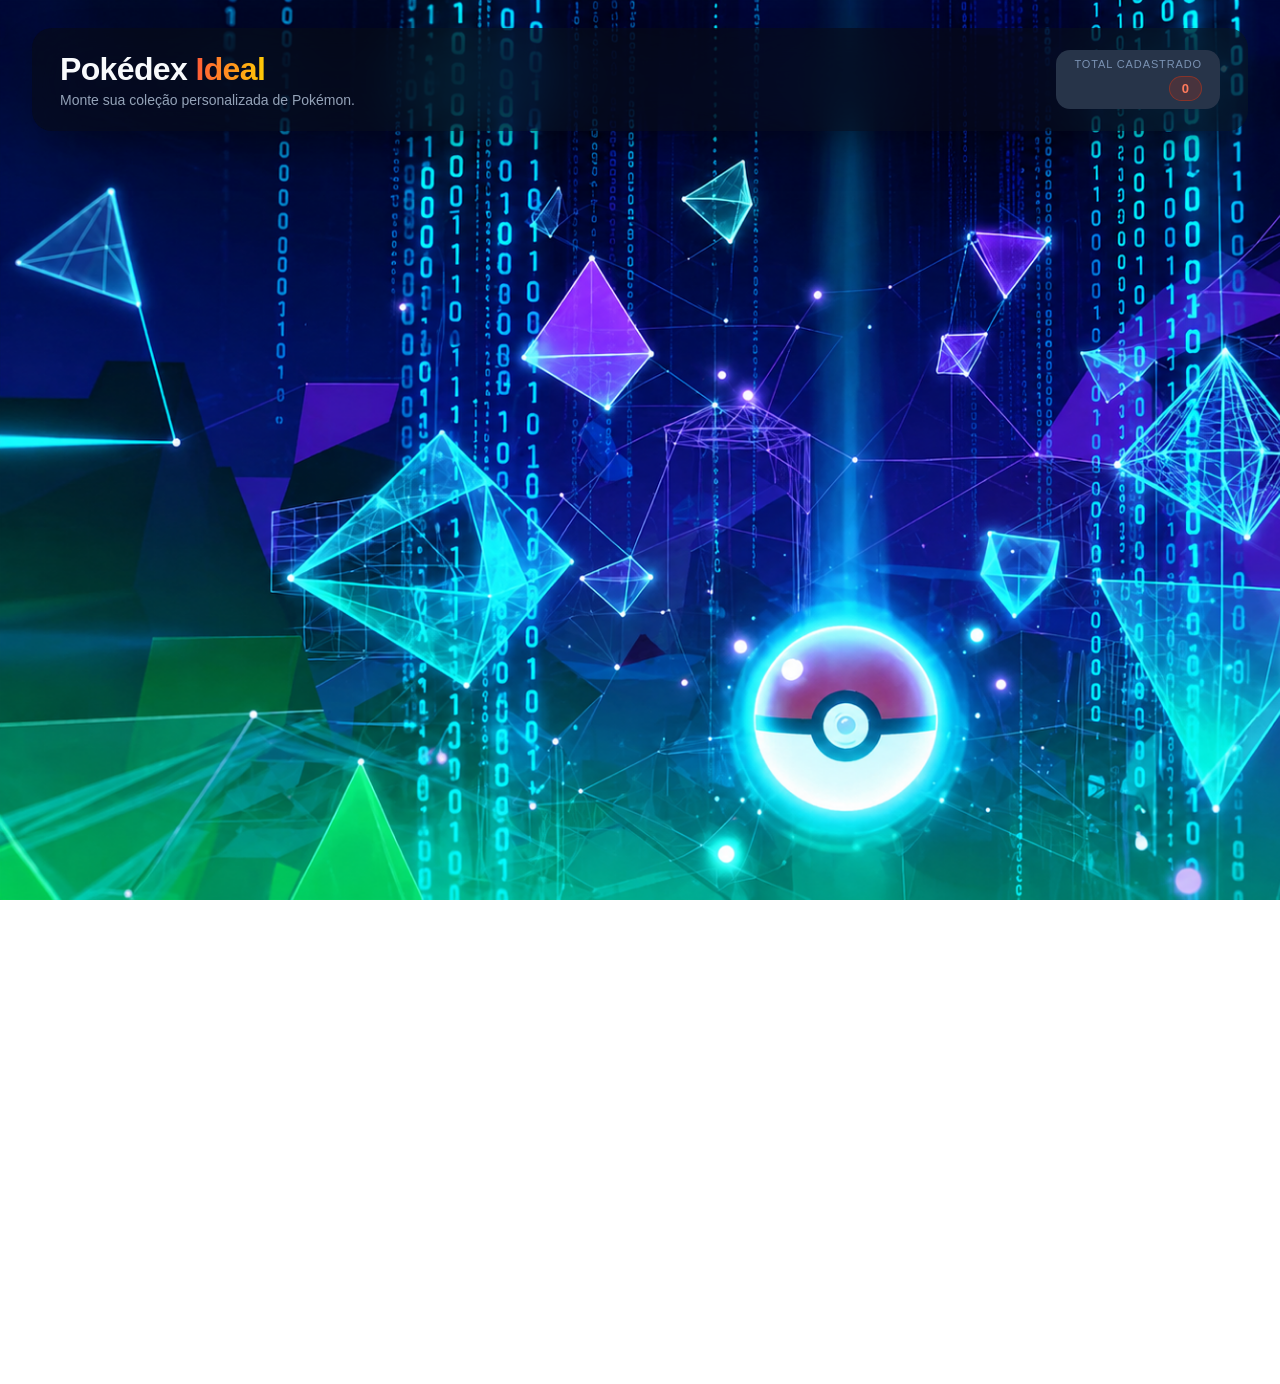
<file: front/public/index.html>
<!DOCTYPE html>
<html lang="pt-BR">
<head>
<meta charset="UTF-8">
<meta name="viewport" content="width=device-width, initial-scale=1.0">
<title>Pokédex Ideal — Cadastro de Pokémon</title>

<link rel="preconnect" href="https://fonts.googleapis.com">
<link rel="preconnect" href="https://fonts.gstatic.com" crossorigin>
<link href="https://fonts.googleapis.com/css2?family=Poppins:wght@400;500;600;700;800;900&family=Inter:wght@400;500;600;700&display=swap" rel="stylesheet">
<link rel="stylesheet" href="https://cdnjs.cloudflare.com/ajax/libs/font-awesome/6.5.1/css/all.min.css">

<link rel="stylesheet" href="styles/style.css">
</head>
<body onload="iniciar()">

<!-- ===================== BACKGROUND DECORATIVO ===================== -->
<!-- <div class="bg-decor" aria-hidden="true">
  <div class="bg-grid"></div>
  <div class="bg-glow bg-glow--red"></div>
  <div class="bg-glow bg-glow--blue"></div>
  <div class="bg-glow bg-glow--yellow"></div>
  <div class="bg-hex bg-hex--1"></div>
  <div class="bg-hex bg-hex--2"></div>
  <div class="bg-hex bg-hex--3"></div>
  <div class="bg-pokeball bg-pokeball--1"></div>
  <div class="bg-pokeball bg-pokeball--2"></div>
  <div class="bg-pokeball bg-pokeball--3"></div>
  <div class="bg-line bg-line--1"></div>
  <div class="bg-line bg-line--2"></div>
  <span class="bg-dot bg-dot--1"></span>
  <span class="bg-dot bg-dot--2"></span>
  <span class="bg-dot bg-dot--3"></span>
  <span class="bg-dot bg-dot--4"></span>
  <span class="bg-dot bg-dot--5"></span>
</div> -->

<div class="app-shell">

  <!-- ===================== HEADER ===================== -->
  <header class="site-header" id="topo">
    <div class="site-header__left">
      <div class="site-header__titles">
        <h1 class="site-header__title">Pokédex <span>Ideal</span></h1>
        <p class="site-header__subtitle">Monte sua coleção personalizada de Pokémon.</p>
      </div>
    </div>

    <div class="site-header__right">
      <div class="header-panel">
        <span class="header-panel__label">Total cadastrado</span>
        <span class="header-panel__badge" id="contador-pokemon">0</span>
      </div>
    </div>
  </header>

  <!-- ===================== CONTEÚDO PRINCIPAL ===================== -->
  <main class="main-content">

    <section class="panel panel--cadastro" aria-labelledby="titulo-cadastro">
      <div class="panel__grid">

        <!-- ---------- COLUNA FORMULÁRIO ---------- -->
        <div class="form-column">
          <div class="section-heading">
            <span class="section-heading__eyebrow"><i class="fa-solid fa-pen-to-square"></i> Novo registro</span>
            <h2 id="titulo-cadastro">Cadastrar Pokémon</h2>
            <p>Preencha os dados abaixo para adicionar um novo Pokémon à sua coleção.</p>
          </div>

          <form class="pokemon-form" id="form-cadastro-pokemon" novalidate>

            <!-- NOME -->
            <div class="form-field">
              <label for="nome" class="form-field__label">
                <i class="fa-solid fa-signature"></i> Nome
              </label>
              <input type="text" id="nomePokemon" name="nome" class="form-field__input" placeholder="Pikachu" autocomplete="off" oninput="preVisualizacao()">
              <span class="form-field__hint">Nome do Pokémon.</span>
            </div>

            <!-- TIPO 1 e TIPO 2 -->
            <div class="form-field-row">
              <div class="form-field">
                <label for="tipo1" class="form-field__label">
                  <i class="fa-solid fa-bolt"></i> Tipo Primário
                </label>
                <div class="select-wrap">
                  <select id="tipo1" name="tipo1" class="form-field__select" oninput="preVisualizacao()">
                    <option value="" disabled selected>Selecione um tipo</option>
                  </select>
                  <span class="select-wrap__dot" style="--dot-color:#FFCB05"></span>
                  <i class="fa-solid fa-chevron-down select-wrap__chevron"></i>
                </div>
                <span class="form-field__hint">Tipo elemental principal.</span>
              </div>

              <div class="form-field">
                <label for="tipo2" class="form-field__label">
                  <i class="fa-solid fa-bolt-lightning"></i> Tipo Secundário
                </label>
                <div class="select-wrap">
                  <select id="tipo2" name="tipo2" class="form-field__select" oninput="preVisualizacao()">
                    <option value="null" data-dot="#4B5563" selected>Nenhum</option>
                  </select>
                  <span class="select-wrap__dot" style="--dot-color:#FFCB05"></span>
                  <i class="fa-solid fa-chevron-down select-wrap__chevron"></i>
                </div>
                <span class="form-field__hint">Tipo elemental adicional (opcional).</span>
              </div>
            </div>

            <!-- COR PREDOMINANTE -->
            <div class="form-field">
              <label for="corPredominante" class="form-field__label">
                <i class="fa-solid fa-palette"></i> Cor Predominante
              </label>
              <div class="select-wrap">
                <select id="corPredominante" name="corPredominante" class="form-field__select" oninput="preVisualizacao()">
                  <option value="" disabled selected>Selecione uma cor</option>
                  <option value="VERMELHO" data-dot="#E3350D">🔴Vermelho</option>
                  <option value="AZUL" data-dot="#3B4CCA">🔵Azul</option>
                  <option value="VERDE" data-dot="#4CAF50">🟢Verde</option>
                  <option value="AMARELO" data-dot="#FFCB05">🟡Amarelo</option>
                  <option value="ROXO" data-dot="#8E44AD">🟣Roxo</option>
                  <option value="ROSA" data-dot="#EE99AC">🩷Rosa</option>
                  <option value="PRETO" data-dot="#1F2937">⚫Preto</option>
                  <option value="BRANCO" data-dot="#F9FAFB">⚪Branco</option>
                  <option value="MARROM" data-dot="#8B5E3C">🟤Marrom</option>
                  <option value="CINZA" data-dot="#9CA3AF">🩶Cinza</option>
                  <option value="LARANJA" data-dot="#F08030">🟠Laranja</option>
                </select>
                <span class="select-wrap__dot" style="--dot-color:#FFCB05"></span>
                <i class="fa-solid fa-chevron-down select-wrap__chevron"></i>
              </div>
              <span class="form-field__hint">Cor mais marcante do Pokémon.</span>
            </div>

            <!-- HABITAT -->
            <div class="form-field">
              <label for="habitat" class="form-field__label">
                <i class="fa-solid fa-mountain-sun"></i> Habitat
              </label>
              <div class="select-wrap">
                <select id="habitat" name="habitat" class="form-field__select" oninput="preVisualizacao()">
                  <option value="" disabled selected>Selecione um habitat</option>
                  <option value="🌲 Floresta">🌲 Floresta</option>
                  <option value="⛰️ Montanha">⛰️ Montanha</option>
                  <option value="🌊 Oceano">🌊 Oceano</option>
                  <option value="🏖️ Praia">🏖️ Praia</option>
                  <option value="🕳️ Caverna">🕳️ Caverna</option>
                  <option value="🌾 Campo">🌾 Campo</option>
                  <option value="🏙️ Cidade">🏙️ Cidade</option>
                  <option value="🌋 Vulcão">🌋 Vulcão</option>
                  <option value="🌌 Espaço">🌌 Espaço</option>
                  <option value="✨ Habitat Raro">✨ Habitat Raro</option>
                </select>
                <i class="fa-solid fa-chevron-down select-wrap__chevron"></i>
              </div>
              <span class="form-field__hint">Onde este Pokémon costuma ser encontrado.</span>
            </div>

            <!-- FASE DE EVOLUÇÃO -->
            <div class="form-field">
              <label for="faseEvolucao" class="form-field__label">
                <i class="fa-solid fa-dna"></i> Fase de Evolução
              </label>
              <div class="evolution-choice" role="radiogroup" aria-labelledby="faseEvolucao" oninput="preVisualizacao()">
                <input type="radio" id="fase-1" name="faseEvolucao" value="Básico" class="evolution-choice__input" checked>
                <label for="fase-1" class="evolution-choice__pill">
                  <span class="evolution-choice__dot"></span>
                  Básico
                </label>

                <input type="radio" id="fase-2" name="faseEvolucao" value="Estágio 1" class="evolution-choice__input">
                <label for="fase-2" class="evolution-choice__pill">
                  <span class="evolution-choice__dot"></span>
                  Estágio 1
                </label>

                <input type="radio" id="fase-3" name="faseEvolucao" value="Estágio 2" class="evolution-choice__input">
                <label for="fase-3" class="evolution-choice__pill">
                  <span class="evolution-choice__dot"></span>
                  Estágio 2
                </label>
              </div>
              <span class="form-field__hint">Estágio evolutivo atual do Pokémon.</span>
            </div>

            <!-- GERAÇÃO -->
            <div class="form-field">
              <label for="geracao" class="form-field__label">
                <i class="fa-solid fa-earth-americas"></i> Geração
              </label>
              <div class="select-wrap">
                <select id="geracao" name="geracao" class="form-field__select" oninput="preVisualizacao()">
                  <option value="" disabled selected>Selecione a geração</option>
                  <option value="1ª - Kanto" data-dot="#F08030">1ª - Kanto</option>
                  <option value="2ª - Johto" data-dot="#F8D030">2ª - Johto</option>
                  <option value="3ª - Hoenn" data-dot="#78C850">3ª - Hoenn</option>
                  <option value="4ª - Sinnoh" data-dot="#6890F0">4ª - Sinnoh</option>
                  <option value="5ª - Unova" data-dot="#98D8D8">5ª - Unova</option>
                  <option value="6ª - Kalos" data-dot="#EE99AC">6ª - Kalos</option>
                  <option value="7ª - Alola" data-dot="#F85888">7ª - Alola</option>
                  <option value="8ª - Galar" data-dot="#7038F8">8ª - Galar</option>
                  <option value="9ª - Paldea" data-dot="#A040A0">9ª - Paldea</option>
                </select>
                <span class="select-wrap__dot" style="--dot-color:#FFCB05"></span>
                <i class="fa-solid fa-chevron-down select-wrap__chevron"></i>
              </div>
              <span class="form-field__hint">Jogo/região em que o Pokémon foi introduzido.</span>
            </div>

            <!-- BOTÕES -->
            <div class="form-actions">
              <button class="btn btn--primary" onclick="cadastrar()">
                <i class="fa-solid fa-plus"></i>
                Cadastrar Pokémon
              </button>
              <button type="reset" class="btn btn--secondary">
                <i class="fa-solid fa-eraser"></i>
                Limpar Campos
              </button>
            </div>
          </form>
        </div>

        <!-- ---------- COLUNA PRÉVIA ---------- -->
        <div class="preview-column">
          <div class="section-heading section-heading--center">
            <span class="section-heading__eyebrow"><i class="fa-solid fa-eye"></i> Pré-visualização</span>
            <h2>Card da Pokédex</h2>
          </div>

          <article class="poke-card poke-card--preview" id="preview-card">
            <header class="poke-card__header">
              <div class="poke-card__pokeball" aria-hidden="true"></div>
              <span class="poke-card__number">#001</span>
            </header>

            <div class="poke-card__body">
              <h3 class="poke-card__name" id="preview-nome">Nome do Pokémon</h3>

              <div class="poke-card__badges">
                <span class="type-badge" id="preview-tipo1" data-type="">Tipo Primário</span>
                <span class="type-badge type-badge--muted" id="preview-tipo2" data-type="">Tipo Secundário</span>
              </div>

              <dl class="poke-card__meta">
                <div class="poke-card__meta-item">
                  <dt><i class="fa-solid fa-mountain-sun"></i> Habitat</dt>
                  <dd id="preview-habitat">—</dd>
                </div>
                <div class="poke-card__meta-item">
                  <dt><i class="fa-solid fa-dna"></i> Evolução</dt>
                  <dd id="preview-evolucao">—</dd>
                </div>
                <div class="poke-card__meta-item">
                  <dt><i class="fa-solid fa-earth-americas"></i> Geração</dt>
                  <dd id="preview-geracao">—</dd>
                </div>
              </dl>

              <div class="poke-card__color-strip" id="preview-cor">
                <span>Cor predominante</span>
              </div>
            </div>
          </article>
        </div>
      </div>
    </section>

    <!-- ===================== MINHA POKÉDEX ===================== -->
    <section class="panel panel--minha-pokedex" aria-labelledby="titulo-minha-pokedex">
      <div class="section-heading">
        <span class="section-heading__eyebrow"><i class="fa-solid fa-layer-group"></i> Coleção</span>
        <h2 id="titulo-minha-pokedex">Minha Pokédex</h2>
      </div>

      <div id="painel_cards" class="poke-grid">
      </div>
    </section>
  </main>
</div>

</body>
</html>

<script src="js/js.js"></script>
</file>
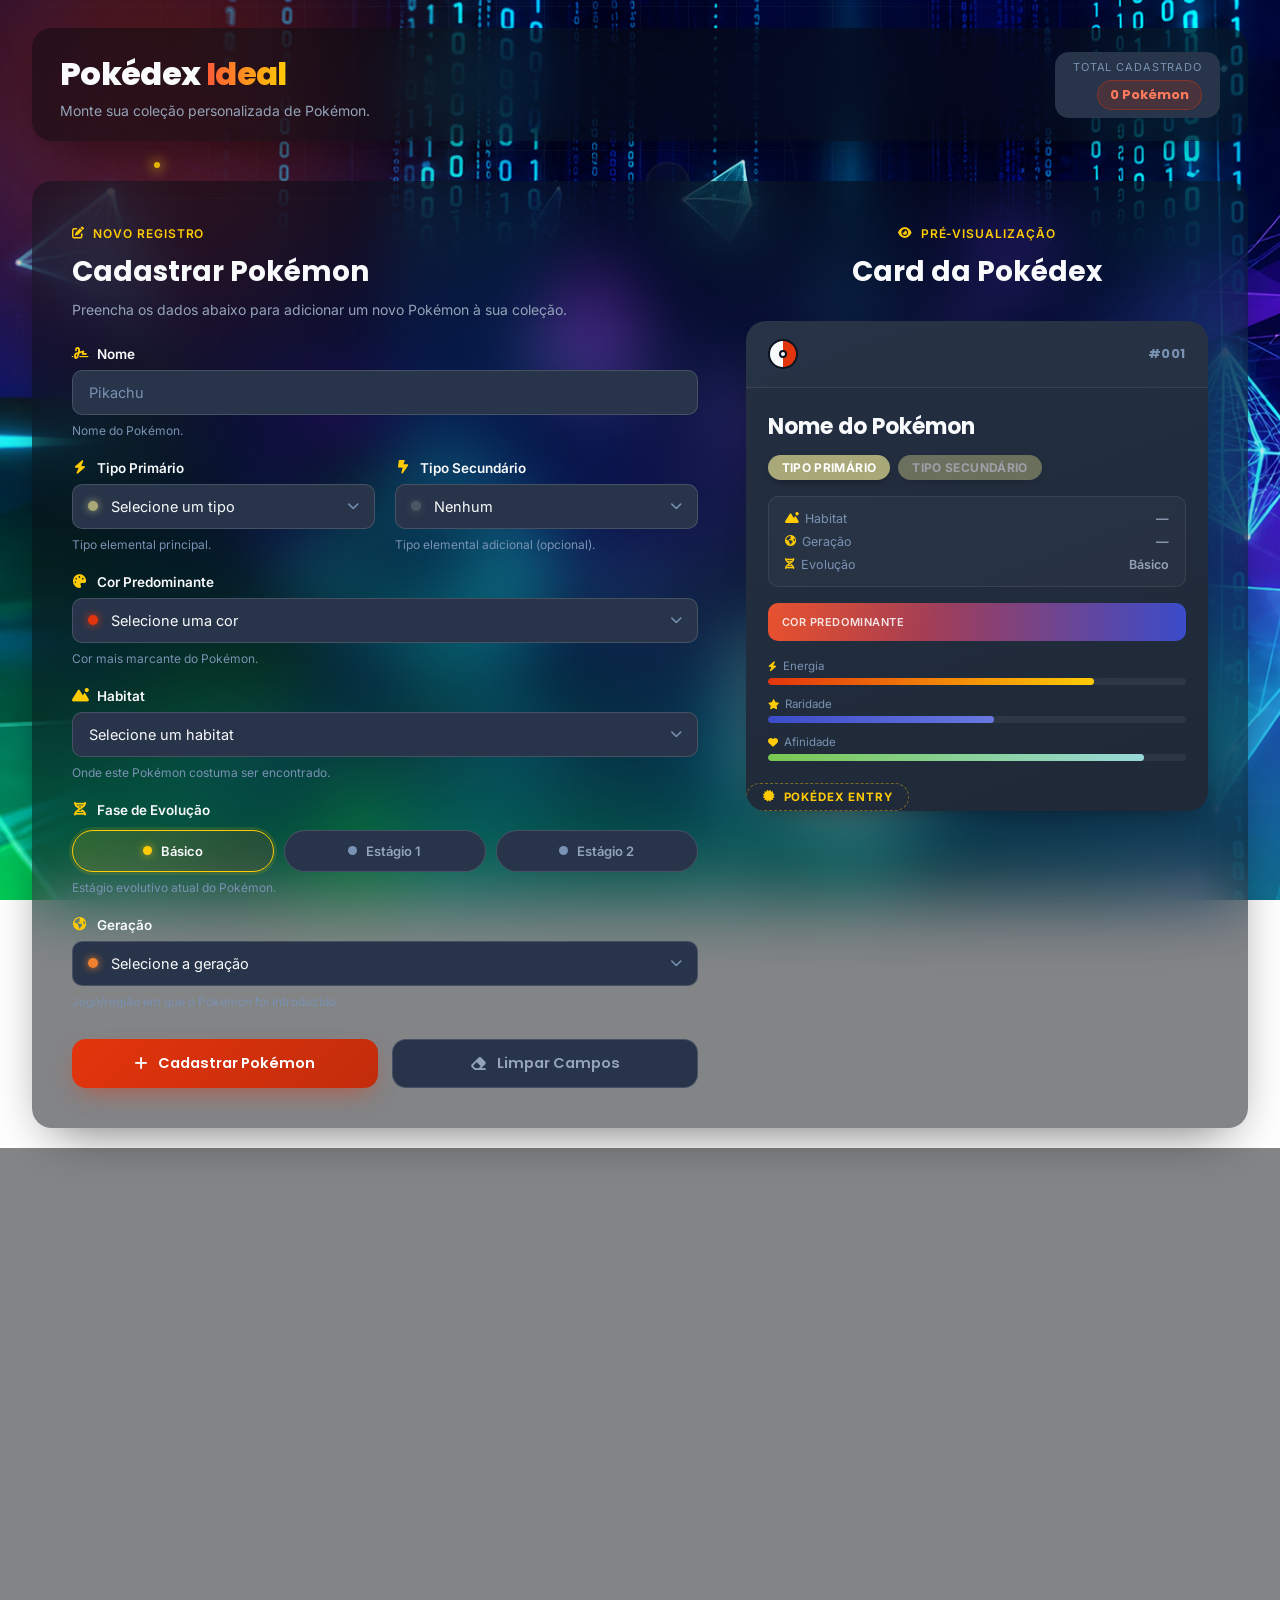
<file: front/src/index.html>
<!DOCTYPE html>
<html lang="pt-BR">
<head>
<meta charset="UTF-8">
<meta name="viewport" content="width=device-width, initial-scale=1.0">
<title>Pokédex Ideal — Cadastro de Pokémon</title>

<link rel="preconnect" href="https://fonts.googleapis.com">
<link rel="preconnect" href="https://fonts.gstatic.com" crossorigin>
<link href="https://fonts.googleapis.com/css2?family=Poppins:wght@400;500;600;700;800;900&family=Inter:wght@400;500;600;700&display=swap" rel="stylesheet">
<link rel="stylesheet" href="https://cdnjs.cloudflare.com/ajax/libs/font-awesome/6.5.1/css/all.min.css">

<link rel="stylesheet" href="styles/style.css">
</head>
<body>

<!-- ===================== BACKGROUND DECORATIVO ===================== -->
<div class="bg-decor" aria-hidden="true">
  <div class="bg-grid"></div>
  <div class="bg-glow bg-glow--red"></div>
  <div class="bg-glow bg-glow--blue"></div>
  <div class="bg-glow bg-glow--yellow"></div>
  <div class="bg-hex bg-hex--1"></div>
  <div class="bg-hex bg-hex--2"></div>
  <div class="bg-hex bg-hex--3"></div>
  <div class="bg-pokeball bg-pokeball--1"></div>
  <div class="bg-pokeball bg-pokeball--2"></div>
  <div class="bg-pokeball bg-pokeball--3"></div>
  <div class="bg-line bg-line--1"></div>
  <div class="bg-line bg-line--2"></div>
  <span class="bg-dot bg-dot--1"></span>
  <span class="bg-dot bg-dot--2"></span>
  <span class="bg-dot bg-dot--3"></span>
  <span class="bg-dot bg-dot--4"></span>
  <span class="bg-dot bg-dot--5"></span>
</div>

<div class="app-shell">

  <!-- ===================== HEADER ===================== -->
  <header class="site-header" id="topo">
    <div class="site-header__left">
      <div class="site-header__titles">
        <h1 class="site-header__title">Pokédex <span>Ideal</span></h1>
        <p class="site-header__subtitle">Monte sua coleção personalizada de Pokémon.</p>
      </div>
    </div>

    <div class="site-header__right">
      <div class="header-panel">
        <span class="header-panel__label">Total cadastrado</span>
        <span class="header-panel__badge" id="contador-pokemon">0 Pokémon</span>
      </div>
    </div>
  </header>

  <!-- ===================== CONTEÚDO PRINCIPAL ===================== -->
  <main class="main-content">

    <section class="panel panel--cadastro" aria-labelledby="titulo-cadastro">
      <div class="panel__grid">

        <!-- ---------- COLUNA FORMULÁRIO ---------- -->
        <div class="form-column">
          <div class="section-heading">
            <span class="section-heading__eyebrow"><i class="fa-solid fa-pen-to-square"></i> Novo registro</span>
            <h2 id="titulo-cadastro">Cadastrar Pokémon</h2>
            <p>Preencha os dados abaixo para adicionar um novo Pokémon à sua coleção.</p>
          </div>

          <form class="pokemon-form" id="form-cadastro-pokemon" novalidate>

            <!-- NOME -->
            <div class="form-field">
              <label for="nome" class="form-field__label">
                <i class="fa-solid fa-signature"></i> Nome
              </label>
              <input type="text" id="nome" name="nome" class="form-field__input" placeholder="Pikachu" autocomplete="off">
              <span class="form-field__hint">Nome do Pokémon.</span>
            </div>

            <!-- TIPO 1 e TIPO 2 -->
            <div class="form-field-row">
              <div class="form-field">
                <label for="tipo1" class="form-field__label">
                  <i class="fa-solid fa-bolt"></i> Tipo Primário
                </label>
                <div class="select-wrap">
                  <select id="tipo1" name="tipo1" class="form-field__select">
                    <option value="" disabled selected>Selecione um tipo</option>
                    <option value="NORMAL" data-dot="#A8A878">Normal</option>
                    <option value="FOGO" data-dot="#F08030">Fogo</option>
                    <option value="AGUA" data-dot="#6890F0">Água</option>
                    <option value="PLANTA" data-dot="#78C850">Planta</option>
                    <option value="ELETRICO" data-dot="#F8D030">Elétrico</option>
                    <option value="GELO" data-dot="#98D8D8">Gelo</option>
                    <option value="LUTA" data-dot="#C03028">Luta</option>
                    <option value="VENENO" data-dot="#A040A0">Veneno</option>
                    <option value="TERRESTRE" data-dot="#E0C068">Terrestre</option>
                    <option value="VOADOR" data-dot="#A890F0">Voador</option>
                    <option value="PSIQUICO" data-dot="#F85888">Psíquico</option>
                    <option value="INSETO" data-dot="#A8B820">Inseto</option>
                    <option value="PEDRA" data-dot="#B8A038">Pedra</option>
                    <option value="FANTASMA" data-dot="#705898">Fantasma</option>
                    <option value="DRAGAO" data-dot="#7038F8">Dragão</option>
                    <option value="SOMBRIO" data-dot="#705848">Sombrio</option>
                    <option value="METAL" data-dot="#B8B8D0">Metal</option>
                    <option value="FADA" data-dot="#EE99AC">Fada</option>
                  </select>
                  <span class="select-wrap__dot" style="--dot-color:#A8A878"></span>
                  <i class="fa-solid fa-chevron-down select-wrap__chevron"></i>
                </div>
                <span class="form-field__hint">Tipo elemental principal.</span>
              </div>

              <div class="form-field">
                <label for="tipo2" class="form-field__label">
                  <i class="fa-solid fa-bolt-lightning"></i> Tipo Secundário
                </label>
                <div class="select-wrap">
                  <select id="tipo2" name="tipo2" class="form-field__select">
                    <option value="NENHUM" data-dot="#4B5563" selected>Nenhum</option>
                    <option value="NORMAL" data-dot="#A8A878">Normal</option>
                    <option value="FOGO" data-dot="#F08030">Fogo</option>
                    <option value="AGUA" data-dot="#6890F0">Água</option>
                    <option value="PLANTA" data-dot="#78C850">Planta</option>
                    <option value="ELETRICO" data-dot="#F8D030">Elétrico</option>
                    <option value="GELO" data-dot="#98D8D8">Gelo</option>
                    <option value="LUTA" data-dot="#C03028">Luta</option>
                    <option value="VENENO" data-dot="#A040A0">Veneno</option>
                    <option value="TERRESTRE" data-dot="#E0C068">Terrestre</option>
                    <option value="VOADOR" data-dot="#A890F0">Voador</option>
                    <option value="PSIQUICO" data-dot="#F85888">Psíquico</option>
                    <option value="INSETO" data-dot="#A8B820">Inseto</option>
                    <option value="PEDRA" data-dot="#B8A038">Pedra</option>
                    <option value="FANTASMA" data-dot="#705898">Fantasma</option>
                    <option value="DRAGAO" data-dot="#7038F8">Dragão</option>
                    <option value="SOMBRIO" data-dot="#705848">Sombrio</option>
                    <option value="METAL" data-dot="#B8B8D0">Metal</option>
                    <option value="FADA" data-dot="#EE99AC">Fada</option>
                  </select>
                  <span class="select-wrap__dot" style="--dot-color:#4B5563"></span>
                  <i class="fa-solid fa-chevron-down select-wrap__chevron"></i>
                </div>
                <span class="form-field__hint">Tipo elemental adicional (opcional).</span>
              </div>
            </div>

            <!-- COR PREDOMINANTE -->
            <div class="form-field">
              <label for="corPredominante" class="form-field__label">
                <i class="fa-solid fa-palette"></i> Cor Predominante
              </label>
              <div class="select-wrap">
                <select id="corPredominante" name="corPredominante" class="form-field__select">
                  <option value="" disabled selected>Selecione uma cor</option>
                  <option value="VERMELHO" data-dot="#E3350D">Vermelho</option>
                  <option value="AZUL" data-dot="#3B4CCA">Azul</option>
                  <option value="VERDE" data-dot="#4CAF50">Verde</option>
                  <option value="AMARELO" data-dot="#FFCB05">Amarelo</option>
                  <option value="ROXO" data-dot="#8E44AD">Roxo</option>
                  <option value="ROSA" data-dot="#EE99AC">Rosa</option>
                  <option value="PRETO" data-dot="#1F2937">Preto</option>
                  <option value="BRANCO" data-dot="#F9FAFB">Branco</option>
                  <option value="MARROM" data-dot="#8B5E3C">Marrom</option>
                  <option value="CINZA" data-dot="#9CA3AF">Cinza</option>
                  <option value="LARANJA" data-dot="#F08030">Laranja</option>
                </select>
                <span class="select-wrap__dot" style="--dot-color:#E3350D"></span>
                <i class="fa-solid fa-chevron-down select-wrap__chevron"></i>
              </div>
              <span class="form-field__hint">Cor mais marcante do Pokémon.</span>
            </div>

            <!-- HABITAT -->
            <div class="form-field">
              <label for="habitat" class="form-field__label">
                <i class="fa-solid fa-mountain-sun"></i> Habitat
              </label>
              <div class="select-wrap">
                <select id="habitat" name="habitat" class="form-field__select">
                  <option value="" disabled selected>Selecione um habitat</option>
                  <option value="FLORESTA">🌲 Floresta</option>
                  <option value="MONTANHA">⛰️ Montanha</option>
                  <option value="OCEANO">🌊 Oceano</option>
                  <option value="PRAIA">🏖️ Praia</option>
                  <option value="CAVERNA">🕳️ Caverna</option>
                  <option value="CAMPO">🌾 Campo</option>
                  <option value="CIDADE">🏙️ Cidade</option>
                  <option value="VULCAO">🌋 Vulcão</option>
                  <option value="ESPACO">🌌 Espaço</option>
                  <option value="RARO">✨ Habitat Raro</option>
                </select>
                <i class="fa-solid fa-chevron-down select-wrap__chevron"></i>
              </div>
              <span class="form-field__hint">Onde este Pokémon costuma ser encontrado.</span>
            </div>

            <!-- FASE DE EVOLUÇÃO -->
            <div class="form-field">
              <label for="faseEvolucao" class="form-field__label">
                <i class="fa-solid fa-dna"></i> Fase de Evolução
              </label>
              <div class="evolution-choice" role="radiogroup" aria-labelledby="faseEvolucao">
                <input type="radio" id="fase-1" name="faseEvolucao" value="1" class="evolution-choice__input" checked>
                <label for="fase-1" class="evolution-choice__pill">
                  <span class="evolution-choice__dot"></span>
                  Básico
                </label>

                <input type="radio" id="fase-2" name="faseEvolucao" value="2" class="evolution-choice__input">
                <label for="fase-2" class="evolution-choice__pill">
                  <span class="evolution-choice__dot"></span>
                  Estágio 1
                </label>

                <input type="radio" id="fase-3" name="faseEvolucao" value="3" class="evolution-choice__input">
                <label for="fase-3" class="evolution-choice__pill">
                  <span class="evolution-choice__dot"></span>
                  Estágio 2
                </label>
              </div>
              <span class="form-field__hint">Estágio evolutivo atual do Pokémon.</span>
            </div>

            <!-- GERAÇÃO -->
            <div class="form-field">
              <label for="geracao" class="form-field__label">
                <i class="fa-solid fa-earth-americas"></i> Geração
              </label>
              <div class="select-wrap">
                <select id="geracao" name="geracao" class="form-field__select">
                  <option value="" disabled selected>Selecione a geração</option>
                  <option value="1" data-dot="#F08030">1ª Geração — Kanto</option>
                  <option value="2" data-dot="#F8D030">2ª Geração — Johto</option>
                  <option value="3" data-dot="#78C850">3ª Geração — Hoenn</option>
                  <option value="4" data-dot="#6890F0">4ª Geração — Sinnoh</option>
                  <option value="5" data-dot="#98D8D8">5ª Geração — Unova</option>
                  <option value="6" data-dot="#EE99AC">6ª Geração — Kalos</option>
                  <option value="7" data-dot="#F85888">7ª Geração — Alola</option>
                  <option value="8" data-dot="#7038F8">8ª Geração — Galar</option>
                  <option value="9" data-dot="#A040A0">9ª Geração — Paldea</option>
                </select>
                <span class="select-wrap__dot" style="--dot-color:#F08030"></span>
                <i class="fa-solid fa-chevron-down select-wrap__chevron"></i>
              </div>
              <span class="form-field__hint">Jogo/região em que o Pokémon foi introduzido.</span>
            </div>

            <!-- BOTÕES -->
            <div class="form-actions">
              <button type="submit" class="btn btn--primary">
                <i class="fa-solid fa-plus"></i>
                Cadastrar Pokémon
              </button>
              <button type="reset" class="btn btn--secondary">
                <i class="fa-solid fa-eraser"></i>
                Limpar Campos
              </button>
            </div>
          </form>
        </div>

        <!-- ---------- COLUNA PRÉVIA ---------- -->
        <div class="preview-column">
          <div class="section-heading section-heading--center">
            <span class="section-heading__eyebrow"><i class="fa-solid fa-eye"></i> Pré-visualização</span>
            <h2>Card da Pokédex</h2>
          </div>

          <article class="poke-card poke-card--preview" id="preview-card">
            <header class="poke-card__header">
              <div class="poke-card__pokeball" aria-hidden="true"></div>
              <span class="poke-card__number">#001</span>
            </header>

            <div class="poke-card__body">
              <h3 class="poke-card__name" id="preview-nome">Nome do Pokémon</h3>

              <div class="poke-card__badges">
                <span class="type-badge" id="preview-tipo1" data-type="">Tipo Primário</span>
                <span class="type-badge type-badge--muted" id="preview-tipo2" data-type="">Tipo Secundário</span>
              </div>

              <dl class="poke-card__meta">
                <div class="poke-card__meta-item">
                  <dt><i class="fa-solid fa-mountain-sun"></i> Habitat</dt>
                  <dd id="preview-habitat">—</dd>
                </div>
                <div class="poke-card__meta-item">
                  <dt><i class="fa-solid fa-earth-americas"></i> Geração</dt>
                  <dd id="preview-geracao">—</dd>
                </div>
                <div class="poke-card__meta-item">
                  <dt><i class="fa-solid fa-dna"></i> Evolução</dt>
                  <dd id="preview-evolucao">Básico</dd>
                </div>
              </dl>

              <div class="poke-card__color-strip" id="preview-cor">
                <span>Cor predominante</span>
              </div>

              <div class="poke-card__stats">
                <div class="stat-bar">
                  <span class="stat-bar__label"><i class="fa-solid fa-bolt"></i> Energia</span>
                  <div class="stat-bar__track"><div class="stat-bar__fill stat-bar__fill--energy"></div></div>
                </div>
                <div class="stat-bar">
                  <span class="stat-bar__label"><i class="fa-solid fa-star"></i> Raridade</span>
                  <div class="stat-bar__track"><div class="stat-bar__fill stat-bar__fill--rarity"></div></div>
                </div>
                <div class="stat-bar">
                  <span class="stat-bar__label"><i class="fa-solid fa-heart"></i> Afinidade</span>
                  <div class="stat-bar__track"><div class="stat-bar__fill stat-bar__fill--affinity"></div></div>
                </div>
              </div>
            </div>

            <footer class="poke-card__footer">
              <span class="poke-card__seal"><i class="fa-solid fa-certificate"></i> Pokédex Entry</span>
            </footer>
          </article>
        </div>

      </div>
    </section>

    <!-- ===================== MINHA POKÉDEX ===================== -->
    <section class="panel panel--minha-pokedex" aria-labelledby="titulo-minha-pokedex">
      <div class="section-heading">
        <span class="section-heading__eyebrow"><i class="fa-solid fa-layer-group"></i> Coleção</span>
        <h2 id="titulo-minha-pokedex">Minha Pokédex</h2>
      </div>

      <div class="poke-grid">

        <!-- Card 1 - Pikachu -->
        <article class="poke-card">
          <header class="poke-card__header">
            <div class="poke-card__pokeball poke-card__pokeball--sm" aria-hidden="true"></div>
            <span class="poke-card__number">#025</span>
          </header>
          <div class="poke-card__body">
            <h3 class="poke-card__name">Pikachu</h3>
            <div class="poke-card__badges">
              <span class="type-badge" data-type="ELECTRIC">Elétrico</span>
            </div>
            <dl class="poke-card__meta poke-card__meta--compact">
              <div class="poke-card__meta-item"><dt>Habitat</dt><dd>🌲 Floresta</dd></div>
              <div class="poke-card__meta-item"><dt>Geração</dt><dd>1ª - Kanto</dd></div>
              <div class="poke-card__meta-item"><dt>Evolução</dt><dd>Estágio 1</dd></div>
            </dl>
            <div class="poke-card__color-strip poke-card__color-strip--sm" style="--strip-color:#FFCB05;"></div>
          </div>
          <footer class="poke-card__footer poke-card__footer--actions">
            <button type="button" class="btn-mini btn-mini--edit"><i class="fa-solid fa-pen"></i> Editar</button>
            <button type="button" class="btn-mini btn-mini--delete"><i class="fa-solid fa-trash"></i> Excluir</button>
          </footer>
        </article>
      </div>
    </section>
  </main>
</div>

</body>
</html>
</file>
<file: front/public/styles/style.css>
/* =========================================================
   POKÉDEX IDEAL — STYLESHEET
   ========================================================= */

:root{
  /* Cores de marca */
  --red: #E3350D;
  --red-light: #FF5A38;
  --blue: #3B4CCA;
  --blue-light: #6A78E0;
  --yellow: #FFCB05;

  /* Fundo */
  --bg-start: #0F172A;
  --bg-end: #1E293B;
  --card-bg: #1F2937;
  --card-bg-soft: #232f42;
  --field-bg: #273449;
  --field-bg-hover: #2c3b53;
  --border-soft: rgba(255,255,255,0.08);
  --border-soft-strong: rgba(255,255,255,0.14);

  /* Texto */
  --text-primary: #F8FAFC;
  --text-secondary: #94A3B8;
  --text-muted: #7a92b3;

  /* Tipografia */
  --font-display: 'Poppins', sans-serif;
  --font-body: 'Inter', sans-serif;

  /* Layout */
  --radius-lg: 20px;
  --radius-md: 14px;
  --radius-sm: 10px;
  --shadow-soft: 0 20px 50px -20px rgba(0,0,0,0.6);
  --shadow-card: 0 10px 30px -12px rgba(0,0,0,0.5);

  /* Tipos Pokémon */
  --t-normal:#A8A878; --t-fire:#F08030; --t-water:#6890F0; --t-grass:#78C850;
  --t-electric:#F8D030; --t-ice:#98D8D8; --t-fighting:#C03028; --t-poison:#A040A0;
  --t-ground:#E0C068; --t-flying:#A890F0; --t-psychic:#F85888; --t-bug:#A8B820;
  --t-rock:#B8A038; --t-ghost:#705898; --t-dragon:#7038F8; --t-dark:#705848;
  --t-steel:#B8B8D0; --t-fairy:#EE99AC;
}

*, *::before, *::after{
  box-sizing: border-box;
}

html{
  scroll-behavior: smooth;
}

body{
  margin: 0;
  min-height: 100vh;
  font-family: var(--font-body);
  color: var(--text-primary);
  background-image: url("../assets/fundo.png"); #important
  background-repeat: no-repeat;
  background-size: cover;
  background-attachment: fixed;
  position: relative;
  overflow-x: hidden;
}

h1, h2, h3, h4{
  font-family: var(--font-display);
  margin: 0;
}

p{ margin: 0; }

ul{ list-style: none; margin: 0; padding: 0; }

button{ font-family: inherit; cursor: pointer; }

::selection{
  background: var(--red);
  color: #fff;
}

/* Scrollbar personalizada */
::-webkit-scrollbar{ width: 12px; }
::-webkit-scrollbar-track{ background: var(--bg-start); }
::-webkit-scrollbar-thumb{
  background: linear-gradient(180deg, var(--red), var(--blue));
  border-radius: 10px;
  border: 3px solid var(--bg-start);
}
::-webkit-scrollbar-thumb:hover{ background: var(--red-light); }

:focus-visible{
  outline: 2px solid var(--yellow);
  outline-offset: 3px;
  border-radius: 6px;
}

@media (prefers-reduced-motion: reduce){
  *, *::before, *::after{
    animation-duration: 0.01ms !important;
    animation-iteration-count: 1 !important;
    transition-duration: 0.01ms !important;
    scroll-behavior: auto !important;
  }
}

/* =========================================================
   BACKGROUND DECORATIVO
   ========================================================= */
.bg-decor{
  position: fixed;
  inset: 0;
  z-index: 0;
  overflow: hidden;
  pointer-events: none;
}

.bg-grid{
  position: absolute;
  inset: -10%;
  background-image:
    linear-gradient(rgba(255,255,255,0.035) 1px, transparent 1px),
    linear-gradient(90deg, rgba(255,255,255,0.035) 1px, transparent 1px);
  background-size: 48px 48px;
  mask-image: radial-gradient(ellipse at 50% 20%, black 10%, transparent 70%);
}

.bg-glow{
  position: absolute;
  border-radius: 50%;
  filter: blur(90px);
  opacity: 0.35;
  animation: floatGlow 14s ease-in-out infinite;
}
.bg-glow--red{
  width: 480px; height: 480px;
  top: -120px; left: -100px;
  background: var(--red);
}
.bg-glow--blue{
  width: 520px; height: 520px;
  bottom: -160px; right: -140px;
  background: var(--blue);
  animation-delay: -4s;
}
.bg-glow--yellow{
  width: 360px; height: 360px;
  top: 40%; left: 55%;
  background: var(--yellow);
  opacity: 0.14;
  animation-delay: -8s;
}

@keyframes floatGlow{
  0%, 100%{ transform: translate(0,0) scale(1); }
  50%{ transform: translate(30px,-20px) scale(1.08); }
}

.bg-hex{
  position: absolute;
  width: 140px; height: 140px;
  border: 1px solid rgba(255,255,255,0.06);
  clip-path: polygon(25% 0%, 75% 0%, 100% 50%, 75% 100%, 25% 100%, 0% 50%);
  opacity: 0.5;
}
.bg-hex--1{ top: 12%; right: 8%; width: 180px; height: 180px; transform: rotate(12deg); }
.bg-hex--2{ bottom: 18%; left: 6%; width: 120px; height: 120px; transform: rotate(-8deg); }
.bg-hex--3{ top: 55%; right: 22%; width: 90px; height: 90px; transform: rotate(30deg); opacity: 0.3; }

.bg-pokeball{
  position: absolute;
  border-radius: 50%;
  border: 3px solid rgba(255,255,255,0.05);
  opacity: 0.5;
}
.bg-pokeball::before{
  content:'';
  position: absolute;
  left: 0; right: 0; top: 50%;
  height: 3px;
  background: rgba(255,255,255,0.05);
  transform: translateY(-50%);
}
.bg-pokeball::after{
  content:'';
  position: absolute;
  width: 18%; height: 18%;
  border-radius: 50%;
  border: 3px solid rgba(255,255,255,0.06);
  background: var(--bg-start);
  top: 50%; left: 50%;
  transform: translate(-50%,-50%);
}
.bg-pokeball--1{ width: 260px; height: 260px; top: 6%; left: 42%; }
.bg-pokeball--2{ width: 180px; height: 180px; bottom: 4%; left: 20%; opacity: 0.35; }
.bg-pokeball--3{ width: 340px; height: 340px; bottom: -8%; right: -6%; opacity: 0.25; }

.bg-line{
  position: absolute;
  height: 1px;
  background: linear-gradient(90deg, transparent, rgba(255,255,255,0.12), transparent);
}
.bg-line--1{ top: 22%; left: 0; width: 40%; }
.bg-line--2{ bottom: 30%; right: 0; width: 55%; }

.bg-dot{
  position: absolute;
  width: 6px; height: 6px;
  border-radius: 50%;
  background: var(--yellow);
  box-shadow: 0 0 12px 3px rgba(255,203,5,0.5);
  animation: pulseDot 3.4s ease-in-out infinite;
}
.bg-dot--1{ top: 18%; left: 12%; animation-delay: 0s; }
.bg-dot--2{ top: 32%; right: 18%; background: var(--red); box-shadow: 0 0 12px 3px rgba(227,53,13,0.5); animation-delay: -1s; }
.bg-dot--3{ bottom: 26%; left: 30%; background: var(--blue); box-shadow: 0 0 12px 3px rgba(59,76,202,0.5); animation-delay: -2s; }
.bg-dot--4{ top: 65%; right: 34%; animation-delay: -1.6s; }
.bg-dot--5{ bottom: 12%; right: 12%; background: var(--red); box-shadow: 0 0 12px 3px rgba(227,53,13,0.5); animation-delay: -2.6s; }

@keyframes pulseDot{
  0%, 100%{ opacity: 0.3; transform: scale(1); }
  50%{ opacity: 1; transform: scale(1.6); }
}

/* =========================================================
   LAYOUT GERAL
   ========================================================= */
.app-shell{
  position: relative;
  z-index: 1;
  max-width: 1320px;
  margin: 0 auto;
  padding: 28px 32px 0;
  display: flex;
  flex-direction: column;
  min-height: 100vh;
}

.main-content{
  display: flex;
  flex-direction: column;
  gap: 56px;
  padding-bottom: 64px;
}

/* =========================================================
   HEADER
   ========================================================= */
.site-header{
  display: flex;
  align-items: center;
  justify-content: space-between;
  gap: 24px;
  flex-wrap: wrap;
  padding: 22px 28px;
  margin-bottom: 40px;
  background: rgba(8, 11, 15, 0.5);
  backdrop-filter: blur(35px);
  -webkit-backdrop-filter: blur(18px);
  border-radius: var(--radius-lg);
  box-shadow: var(--shadow-soft);
}

.site-header__left{
  display: flex;
  align-items: center;
  gap: 18px;
}

.brand-pokeball{
  position: relative;
  width: 56px; height: 56px;
  border-radius: 50%;
  flex-shrink: 0;
  background:
    linear-gradient(var(--card-bg), var(--card-bg)) content-box,
    conic-gradient(from 0deg, var(--red) 0deg 180deg, #F8FAFC 180deg 360deg);
  border: 3px solid #0b1220;
  box-shadow: 0 0 0 2px rgba(255,255,255,0.08), 0 10px 24px -8px rgba(227,53,13,0.55);
  animation: spinSlow 12s linear infinite;
}
.brand-pokeball__line{
  position: absolute;
  left: -3px; right: -3px; top: 50%;
  height: 4px;
  background: #0b1220;
  transform: translateY(-50%);
}
.brand-pokeball__core{
  position: absolute;
  width: 18px; height: 18px;
  top: 50%; left: 50%;
  transform: translate(-50%,-50%);
  background: #F8FAFC;
  border: 3px solid #0b1220;
  border-radius: 50%;
  box-shadow: 0 0 8px rgba(255,255,255,0.6);
}

@keyframes spinSlow{
  from{ transform: rotate(0deg); }
  to{ transform: rotate(360deg); }
}

.site-header__title{
  font-size: clamp(24px, 3vw, 32px);
  font-weight: 800;
  letter-spacing: -0.02em;
  color: var(--text-primary);
}
.site-header__title span{
  background: linear-gradient(90deg, var(--red-light), var(--yellow));
  -webkit-background-clip: text;
  background-clip: text;
  color: transparent;
}

.site-header__subtitle{
  margin-top: 4px;
  font-size: 14px;
  color: var(--text-secondary);
}

.site-header__right{
  display: flex;
  align-items: center;
  gap: 16px;
  flex-wrap: wrap;
}

.header-panel{
  display: flex;
  flex-direction: column;
  align-items: flex-end;
  gap: 6px;
  padding: 8px 18px;
  background: var(--field-bg);
  /* border: 1px solid var(--border-soft); */
  border-radius: var(--radius-md);
}
.header-panel__label{
  font-size: 11px;
  text-transform: uppercase;
  letter-spacing: 0.08em;
  color: var(--text-muted);
  
}
.header-panel__badge{
  font-family: var(--font-display);
  font-weight: 700;
  font-size: 13px;
  padding: 4px 12px;
  border-radius: 999px;
  background: rgba(227,53,13,0.18);
  color: #FF7A5C;
  border: 1px solid rgba(227,53,13,0.4);
}

/* =========================================================
   BOTÕES
   ========================================================= */
.btn{
  display: inline-flex;
  align-items: center;
  gap: 10px;
  border: none;
  border-radius: var(--radius-md);
  padding: 13px 24px;
  font-family: var(--font-display);
  font-weight: 600;
  font-size: 14.5px;
  transition: transform 0.25s ease, box-shadow 0.25s ease, background 0.25s ease;
}
.btn i{ font-size: 15px; }

.btn--primary{
  background: linear-gradient(135deg, var(--red), #c22c0b);
  color: #fff;
  box-shadow: 0 10px 24px -8px rgba(227,53,13,0.55);
}
.btn--primary:hover{
  transform: translateY(-2px);
  box-shadow: 0 16px 32px -10px rgba(227,53,13,0.7);
  background: linear-gradient(135deg, var(--red-light), var(--red));
}

.btn--secondary{
  background: var(--field-bg);
  color: var(--text-secondary);
  border: 1px solid var(--border-soft-strong);
}
.btn--secondary:hover{
  background: var(--field-bg-hover);
  color: var(--text-primary);
  transform: translateY(-2px);
}

.btn--ghost{
  background: transparent;
  color: var(--text-primary);
  border: 1px solid var(--border-soft-strong);
  padding: 12px 20px;
}
.btn--ghost:hover{
  background: rgba(255,255,255,0.06);
  border-color: var(--yellow);
  color: var(--yellow);
}

.btn--icon{
  background: var(--field-bg);
  color: var(--text-secondary);
  border: 1px solid var(--border-soft);
  padding: 12px 18px;
  font-size: 13.5px;
}
.btn--icon:hover{
  color: var(--text-primary);
  border-color: var(--blue-light);
}

.form-actions{
  display: flex;
  gap: 14px;
  margin-top: 8px;
  flex-wrap: wrap;
}
.form-actions .btn{ flex: 1 1 200px; justify-content: center; }

/* =========================================================
   SEÇÃO / TÍTULOS
   ========================================================= */
.section-heading{
  margin-bottom: 28px;
}
.section-heading--center{
  text-align: center;
}
.section-heading__eyebrow{
  display: inline-flex;
  align-items: center;
  gap: 8px;
  font-size: 12px;
  font-weight: 600;
  text-transform: uppercase;
  letter-spacing: 0.08em;
  color: var(--yellow);
  margin-bottom: 10px;
}
.section-heading h2{
  font-size: clamp(22px, 2.6vw, 28px);
  font-weight: 700;
  color: var(--text-primary);
}
.section-heading h3{
  font-size: 19px;
  font-weight: 700;
}
.section-heading p{
  margin-top: 8px;
  font-size: 14px;
  color: var(--text-secondary);
  max-width: 60ch;
}
.section-heading--center p{ margin-left: auto; margin-right: auto; }

/* =========================================================
   PAINEL DE CADASTRO
   ========================================================= */
.panel{
  background: rgba(8, 11, 15, 0.5);
  backdrop-filter: blur(35px);
  -webkit-backdrop-filter: blur(16px);
  /* border: 1px solid var(--border-soft); */
  border-radius: var(--radius-lg);
  padding: 40px;
  box-shadow: var(--shadow-soft);
}

.panel__grid{
  display: grid;
  grid-template-columns: 1.15fr 0.85fr;
  gap: 48px;
  align-items: start;
}

/* =========================================================
   FORMULÁRIO
   ========================================================= */
.pokemon-form{
  display: flex;
  flex-direction: column;
  gap: 22px;
}

.form-field-row{
  display: grid;
  grid-template-columns: 1fr 1fr;
  gap: 20px;
}

.form-field{
  display: flex;
  flex-direction: column;
  gap: 8px;
}

.form-field__label{
  display: flex;
  align-items: center;
  gap: 9px;
  font-size: 13.5px;
  font-weight: 600;
  color: var(--text-primary);
}
.form-field__label i{
  color: var(--yellow);
  width: 16px;
  text-align: center;
}

.form-field__input,
.form-field__select{
  width: 100%;
  background: var(--field-bg);
  border: 1px solid var(--border-soft-strong);
  border-radius: var(--radius-sm);
  color: var(--text-primary);
  font-family: var(--font-body);
  font-size: 14.5px;
  padding: 13px 16px;
  transition: border-color 0.2s ease, box-shadow 0.2s ease, background 0.2s ease;
}
.form-field__input::placeholder{ color: var(--text-muted); }

.form-field__input:hover,
.form-field__select:hover{
  background: var(--field-bg-hover);
}
.form-field__input:focus,
.form-field__select:focus{
  outline: none;
  border-color: var(--yellow);
  box-shadow: 0 0 0 4px rgba(255,203,5,0.15);
  background: var(--field-bg-hover);
}

.form-field__hint{
  font-size: 12px;
  color: var(--text-muted);
}

/* Select customizado */
.select-wrap{
  position: relative;
  --dot-color: #A8A878;
}
.select-wrap__dot{
  position: absolute;
  left: 16px; top: 50%;
  transform: translateY(-50%);
  width: 10px; height: 10px;
  border-radius: 50%;
  background: var(--dot-color);
  box-shadow: 0 0 8px var(--dot-color);
  pointer-events: none;
}
.select-wrap .form-field__select{
  padding-left: 38px;
  padding-right: 40px;
  appearance: none;
  -webkit-appearance: none;
  cursor: pointer;
}
.select-wrap:not(:has(.select-wrap__dot)) .form-field__select{
  padding-left: 16px;
}
.select-wrap__chevron{
  position: absolute;
  right: 16px; top: 50%;
  transform: translateY(-50%);
  font-size: 12px;
  color: var(--text-muted);
  pointer-events: none;
}

.select-wrap--compact .form-field__select,
.select-wrap--compact select{
  padding: 11px 38px 11px 16px;
  font-size: 13.5px;
  background: var(--field-bg);
  border: 1px solid var(--border-soft-strong);
  border-radius: var(--radius-sm);
  color: var(--text-primary);
  appearance: none;
  -webkit-appearance: none;
  min-width: 170px;
}

/* Fase de evolução — radio buttons em formato pill */
.evolution-choice{
  display: flex;
  gap: 10px;
  flex-wrap: wrap;
  margin-top: 4px;
}

.evolution-choice__input{
  position: absolute;
  width: 1px; height: 1px;
  padding: 0; margin: -1px;
  overflow: hidden;
  clip: rect(0,0,0,0);
  white-space: nowrap;
  border: 0;
}

.evolution-choice__pill{
  display: inline-flex;
  align-items: center;
  gap: 9px;
  flex: 1 1 150px;
  justify-content: center;
  padding: 12px 18px;
  font-size: 13px;
  font-weight: 600;
  color: var(--text-secondary);
  background: var(--field-bg);
  border: 1px solid var(--border-soft-strong);
  border-radius: 999px;
  cursor: pointer;
  transition: all 0.22s ease;
  user-select: none;
}

.evolution-choice__dot{
  width: 9px; height: 9px;
  border-radius: 50%;
  background: var(--text-muted);
  transition: all 0.22s ease;
}

.evolution-choice__pill:hover{
  background: var(--field-bg-hover);
  color: var(--text-primary);
  border-color: var(--border-soft-strong);
}

.evolution-choice__input:checked + .evolution-choice__pill{
  background: linear-gradient(135deg, rgba(255,203,5,0.16), rgba(227,53,13,0.12));
  border-color: var(--yellow);
  color: var(--text-primary);
  box-shadow: 0 0 0 3px rgba(255,203,5,0.12);
}

.evolution-choice__input:checked + .evolution-choice__pill .evolution-choice__dot{
  background: var(--yellow);
  box-shadow: 0 0 8px rgba(255,203,5,0.7);
}

.evolution-choice__input:focus-visible + .evolution-choice__pill{
  outline: 2px solid var(--yellow);
  outline-offset: 2px;
}

/* =========================================================
   CARD DA POKÉDEX (PRÉVIA + LISTAGEM)
   ========================================================= */
.poke-card{
  position: relative;
  background: linear-gradient(160deg, var(--card-bg-soft), var(--card-bg));
  border-radius: var(--radius-lg);
  overflow: hidden;
  box-shadow: var(--shadow-card);
  transition: transform 0.3s ease, box-shadow 0.3s ease, border-color 0.3s ease;
}
.poke-card:hover{
  transform: translateY(-6px);
  box-shadow: 0 24px 40px -16px rgba(0,0,0,0.65);
  border-color: rgba(255,203,5,0.35);
}

.poke-card--preview{
  animation: fadeIn 0.6s ease both;
}
.poke-card__glow{
  position: absolute;
  inset: -40% -40% auto -40%;
  height: 220px;
  background: radial-gradient(circle, rgba(227,53,13,0.28), transparent 70%);
  filter: blur(30px);
  pointer-events: none;
}

.poke-card__header{
  display: flex;
  align-items: center;
  justify-content: space-between;
  padding: 18px 22px;
  border-bottom: 1px solid var(--border-soft);
  background: rgba(255,255,255,0.02);
}
.poke-card__pokeball{
  width: 30px; height: 30px;
  border-radius: 50%;
  background: conic-gradient(from 0deg, var(--red) 0deg 180deg, #F8FAFC 180deg 360deg);
  border: 2px solid #0b1220;
  position: relative;
}
.poke-card__pokeball::after{
  content:'';
  position: absolute;
  inset: 0; margin: auto;
  width: 8px; height: 8px;
  border-radius: 50%;
  background: #F8FAFC;
  border: 2px solid #0b1220;
}
.poke-card__pokeball--sm{ width: 24px; height: 24px; }

.poke-card__number{
  font-family: var(--font-display);
  font-weight: 700;
  font-size: 13px;
  color: var(--text-muted);
  letter-spacing: 0.04em;
}

.poke-card__body{
  padding: 22px;
  position: relative;
}

.poke-card__name{
  font-size: 22px;
  font-weight: 700;
  margin-bottom: 12px;
  color: var(--text-primary);
}

.poke-card__badges{
  display: flex;
  gap: 8px;
  flex-wrap: wrap;
  margin-bottom: 16px;
}

.poke-card__footer{
  padding-left: 7%;
  margin-bottom: 5%;
}

.type-badge{
  display: inline-flex;
  align-items: center;
  padding: 5px 14px;
  border-radius: 999px;
  font-size: 12px;
  font-weight: 700;
  text-transform: uppercase;
  letter-spacing: 0.03em;
  color: #fff;
  background: var(--t-normal);
  box-shadow: 0 4px 10px -4px rgba(0,0,0,0.5);
}
.type-badge--muted{ opacity: 0.55; }

.type-badge[data-type="NORMAL"]{ background: var(--t-normal); }
.type-badge[data-type="FIRE"]{ background: var(--t-fire); }
.type-badge[data-type="WATER"]{ background: var(--t-water); }
.type-badge[data-type="GRASS"]{ background: var(--t-grass); }
.type-badge[data-type="ELECTRIC"]{ background: var(--t-electric); color:#1F2937; }
.type-badge[data-type="ICE"]{ background: var(--t-ice); color:#1F2937; }
.type-badge[data-type="FIGHTING"]{ background: var(--t-fighting); }
.type-badge[data-type="POISON"]{ background: var(--t-poison); }
.type-badge[data-type="GROUND"]{ background: var(--t-ground); color:#1F2937; }
.type-badge[data-type="FLYING"]{ background: var(--t-flying); }
.type-badge[data-type="PSYCHIC"]{ background: var(--t-psychic); }
.type-badge[data-type="BUG"]{ background: var(--t-bug); }
.type-badge[data-type="ROCK"]{ background: var(--t-rock); }
.type-badge[data-type="GHOST"]{ background: var(--t-ghost); }
.type-badge[data-type="DRAGON"]{ background: var(--t-dragon); }
.type-badge[data-type="DARK"]{ background: var(--t-dark); }
.type-badge[data-type="STEEL"]{ background: var(--t-steel); color:#1F2937; }
.type-badge[data-type="FAIRY"]{ background: var(--t-fairy); color:#1F2937; }

.poke-card__meta{
  display: flex;
  flex-direction: column;
  gap: 8px;
  margin: 0 0 16px;
  padding: 14px 16px;
  background: rgba(255,255,255,0.03);
  border: 1px solid var(--border-soft);
  border-radius: var(--radius-sm);
}
.poke-card__meta--compact{ padding: 12px 14px; gap: 6px; }
.poke-card__meta-item{
  display: flex;
  align-items: center;
  justify-content: space-between;
  font-size: 12.5px;
}
.poke-card__meta-item dt{
  display: flex;
  align-items: center;
  gap: 6px;
  color: var(--text-muted);
}
.poke-card__meta-item dt i{ color: var(--yellow); font-size: 11px; }
.poke-card__meta-item dd{
  margin: 0;
  color: var(--text-secondary);
  font-weight: 600;
}

.poke-card__color-strip{
  position: relative;
  height: 38px;
  border-radius: var(--radius-sm);
  background: linear-gradient(90deg, var(--red), var(--blue));
  display: flex;
  align-items: center;
  padding: 0 14px;
  font-size: 11px;
  font-weight: 600;
  color: rgba(255,255,255,0.85);
  text-transform: uppercase;
  letter-spacing: 0.05em;
  margin-bottom: 18px;
  overflow: hidden;
}
.poke-card__color-strip::before{
  content:'';
  position: absolute; inset: 0;
  background: linear-gradient(115deg, rgba(255,255,255,0.15), transparent 40%);
}
.poke-card__color-strip--sm{
  height: 8px;
  padding: 0;
  margin-bottom: 0;
  background: var(--strip-color, var(--red));
}

.poke-card__stats{
  display: flex;
  flex-direction: column;
  gap: 12px;
}
.stat-bar__label{
  display: flex;
  align-items: center;
  gap: 6px;
  font-size: 11.5px;
  color: var(--text-muted);
  margin-bottom: 5px;
}
.stat-bar__label i{ color: var(--yellow); font-size: 10px; }
.stat-bar__track{
  height: 7px;
  border-radius: 999px;
  background: rgba(255,255,255,0.06);
  overflow: hidden;
}
.stat-bar__fill{
  height: 100%;
  border-radius: 999px;
  width: 0%;
  animation: growBar 1.2s ease forwards;
}
.stat-bar__fill--energy{ background: linear-gradient(90deg, var(--red), var(--yellow)); width: 78%; }
.stat-bar__fill--rarity{ background: linear-gradient(90deg, var(--blue), var(--blue-light)); width: 54%; animation-delay: 0.15s; }
.stat-bar__fill--affinity{ background: linear-gradient(90deg, #78C850, #98D8D8); width: 90%; animation-delay: 0.3s; }

@keyframes growBar{
  from{ width: 0%; }
}

.poke-card__seal{
  display: inline-flex;
  align-items: center;
  gap: 8px;
  font-size: 11.5px;
  font-weight: 700;
  text-transform: uppercase;
  letter-spacing: 0.08em;
  color: var(--yellow);
  padding: 6px 16px;
  border: 1px dashed rgba(255,203,5,0.4);
  border-radius: 999px;
}

.btn-mini{
  flex: 1;
  display: inline-flex;
  align-items: center;
  justify-content: center;
  gap: 6px;
  padding: 9px 10px;
  font-size: 12px;
  font-weight: 600;
  border-radius: var(--radius-sm);
  border: 1px solid var(--border-soft-strong);
  background: var(--field-bg);
  color: var(--text-secondary);
  transition: all 0.2s ease;
}
.btn-mini--edit:hover{
  color: var(--blue-light);
  border-color: var(--blue-light);
  background: rgba(59,76,202,0.12);
}
.btn-mini--delete:hover{
  color: var(--red-light);
  border-color: var(--red-light);
  background: rgba(227,53,13,0.12);
}

/* =========================================================
   MINHA POKÉDEX — TOOLBAR
   ========================================================= */
.toolbar{
  display: flex;
  align-items: center;
  justify-content: space-between;
  gap: 18px;
  flex-wrap: wrap;
  margin-bottom: 28px;
}

.toolbar__search{
  position: relative;
  flex: 1 1 260px;
  max-width: 360px;
}
.toolbar__search i{
  position: absolute;
  left: 16px; top: 50%;
  transform: translateY(-50%);
  color: var(--text-muted);
  font-size: 13px;
}
.toolbar__search input{
  width: 100%;
  background: var(--field-bg);
  border: 1px solid var(--border-soft-strong);
  border-radius: var(--radius-sm);
  padding: 12px 16px 12px 40px;
  color: var(--text-primary);
  font-size: 13.5px;
}
.toolbar__search input:focus{
  outline: none;
  border-color: var(--yellow);
  box-shadow: 0 0 0 4px rgba(255,203,5,0.15);
}

.toolbar__filters{
  display: flex;
  gap: 12px;
  flex-wrap: wrap;
}

/* =========================================================
   GRID DE CARDS
   ========================================================= */
.poke-grid{
  display: grid;
  grid-template-columns: repeat(auto-fill, minmax(260px, 1fr));
  gap: 22px;
}

/* =========================================================
   DASHBOARD DE ESTATÍSTICAS
   ========================================================= */
.stats-grid{
  display: grid;
  grid-template-columns: repeat(4, 1fr);
  gap: 20px;
  margin-bottom: 44px;
}

.stat-card{
  display: flex;
  align-items: center;
  gap: 16px;
  padding: 22px;
  background: var(--card-bg-soft);
  border: 1px solid var(--border-soft);
  border-left: 4px solid var(--red);
  border-radius: var(--radius-md);
  transition: transform 0.25s ease, box-shadow 0.25s ease;
}
.stat-card:hover{
  transform: translateY(-4px);
  box-shadow: var(--shadow-card);
}
.stat-card--red{ border-left-color: var(--red); }
.stat-card--yellow{ border-left-color: var(--yellow); }
.stat-card--blue{ border-left-color: var(--blue); }
.stat-card--green{ border-left-color: #4CAF50; }

.stat-card__icon{
  flex-shrink: 0;
  width: 48px; height: 48px;
  display: flex;
  align-items: center;
  justify-content: center;
  border-radius: 50%;
  font-size: 18px;
  background: rgba(255,255,255,0.05);
}
.stat-card--red .stat-card__icon{ color: var(--red-light); }
.stat-card--yellow .stat-card__icon{ color: var(--yellow); }
.stat-card--blue .stat-card__icon{ color: var(--blue-light); }
.stat-card--green .stat-card__icon{ color: #6FCF73; }

.stat-card__info{
  display: flex;
  flex-direction: column;
  gap: 2px;
}
.stat-card__value{
  font-family: var(--font-display);
  font-size: 24px;
  font-weight: 800;
}
.stat-card__label{
  font-size: 12.5px;
  font-weight: 600;
  color: var(--text-secondary);
}
.stat-card__desc{
  font-size: 11px;
  color: var(--text-muted);
}

/* =========================================================
   GRÁFICO DE DISTRIBUIÇÃO
   ========================================================= */
.chart-panel{
  padding-top: 8px;
  border-top: 1px solid var(--border-soft);
}

.chart-panel__content{
  display: flex;
  align-items: center;
  gap: 48px;
  flex-wrap: wrap;
}

.chart-placeholder{
  position: relative;
  width: 220px; height: 220px;
  border-radius: 50%;
  flex-shrink: 0;
  background: conic-gradient(
    var(--t-electric) 0deg 90deg,
    var(--t-fire) 90deg 160deg,
    var(--t-water) 160deg 220deg,
    var(--t-grass) 220deg 270deg,
    var(--t-psychic) 270deg 310deg,
    var(--t-dragon) 310deg 335deg,
    var(--t-fairy) 335deg 350deg,
    var(--t-rock) 350deg 360deg
  );
  animation: rotateChart 30s linear infinite;
}
.chart-placeholder__ring{
  position: absolute;
  inset: 14px;
  border-radius: 50%;
  background: var(--card-bg);
  border: 1px solid var(--border-soft);
}
.chart-placeholder__center{
  position: absolute;
  inset: 0;
  display: flex;
  flex-direction: column;
  align-items: center;
  justify-content: center;
  gap: 6px;
  color: var(--text-muted);
  animation: counterRotate 30s linear infinite;
}
.chart-placeholder__center i{ font-size: 22px; color: var(--text-secondary); }
.chart-placeholder__center span{ font-size: 11px; font-weight: 600; letter-spacing: 0.05em; }

@keyframes rotateChart{
  from{ transform: rotate(0deg); }
  to{ transform: rotate(360deg); }
}
@keyframes counterRotate{
  from{ transform: rotate(0deg); }
  to{ transform: rotate(-360deg); }
}

.chart-legend{
  display: grid;
  grid-template-columns: repeat(2, auto);
  gap: 12px 28px;
  flex: 1;
  min-width: 220px;
}
.chart-legend li{
  display: flex;
  align-items: center;
  gap: 10px;
  font-size: 13.5px;
  color: var(--text-secondary);
}
.chart-legend__dot{
  width: 12px; height: 12px;
  border-radius: 4px;
  flex-shrink: 0;
}
.chart-legend__dot[data-type="ELECTRIC"]{ background: var(--t-electric); }
.chart-legend__dot[data-type="FIRE"]{ background: var(--t-fire); }
.chart-legend__dot[data-type="WATER"]{ background: var(--t-water); }
.chart-legend__dot[data-type="GRASS"]{ background: var(--t-grass); }
.chart-legend__dot[data-type="PSYCHIC"]{ background: var(--t-psychic); }
.chart-legend__dot[data-type="DRAGON"]{ background: var(--t-dragon); }
.chart-legend__dot[data-type="FAIRY"]{ background: var(--t-fairy); }
.chart-legend__dot[data-type="ROCK"]{ background: var(--t-rock); }

/* =========================================================
   ANIMAÇÕES GERAIS
   ========================================================= */
@keyframes fadeIn{
  from{ opacity: 0; transform: translateY(14px); }
  to{ opacity: 1; transform: translateY(0); }
}

.panel{ animation: fadeIn 0.5s ease both; }

/* =========================================================
   RESPONSIVIDADE
   ========================================================= */
@media (max-width: 1080px){
  .panel__grid{
    grid-template-columns: 1fr;
    gap: 40px;
  }
  .preview-column{ order: -1; }
  .stats-grid{ grid-template-columns: repeat(2, 1fr); }
}

@media (max-width: 860px){
  .app-shell{ padding: 20px 18px 0; }
  .site-header{ padding: 20px; }
  .site-header__right{ width: 100%; justify-content: space-between; }
  .panel{ padding: 26px 20px; }
  .form-field-row{ grid-template-columns: 1fr; }
  .chart-panel__content{ justify-content: center; text-align: left; }
}

@media (max-width: 640px){
  .site-header{ flex-direction: column; align-items: flex-start; }
  .header-panel{ align-items: flex-start; }
  .form-actions{ flex-direction: column; }
  .form-actions .btn{ flex: 1 1 auto; }
  .stats-grid{ grid-template-columns: 1fr; }
  .toolbar{ flex-direction: column; align-items: stretch; }
  .toolbar__search{ max-width: none; }
  .toolbar__filters{ justify-content: space-between; }
  .select-wrap--compact .form-field__select,
  .select-wrap--compact select{ min-width: 0; flex: 1; }
  .chart-panel__content{ flex-direction: column; }
  .chart-legend{ grid-template-columns: repeat(2, auto); width: 100%; justify-content: space-between; }
}
</file>
<file: front/src/styles/style.css>
/* =========================================================
   POKÉDEX IDEAL — STYLESHEET
   ========================================================= */

:root{
  /* Cores de marca */
  --red: #E3350D;
  --red-light: #FF5A38;
  --blue: #3B4CCA;
  --blue-light: #6A78E0;
  --yellow: #FFCB05;

  /* Fundo */
  --bg-start: #0F172A;
  --bg-end: #1E293B;
  --card-bg: #1F2937;
  --card-bg-soft: #232f42;
  --field-bg: #273449;
  --field-bg-hover: #2c3b53;
  --border-soft: rgba(255,255,255,0.08);
  --border-soft-strong: rgba(255,255,255,0.14);

  /* Texto */
  --text-primary: #F8FAFC;
  --text-secondary: #94A3B8;
  --text-muted: #7a92b3;

  /* Tipografia */
  --font-display: 'Poppins', sans-serif;
  --font-body: 'Inter', sans-serif;

  /* Layout */
  --radius-lg: 20px;
  --radius-md: 14px;
  --radius-sm: 10px;
  --shadow-soft: 0 20px 50px -20px rgba(0,0,0,0.6);
  --shadow-card: 0 10px 30px -12px rgba(0,0,0,0.5);

  /* Tipos Pokémon */
  --t-normal:#A8A878; --t-fire:#F08030; --t-water:#6890F0; --t-grass:#78C850;
  --t-electric:#F8D030; --t-ice:#98D8D8; --t-fighting:#C03028; --t-poison:#A040A0;
  --t-ground:#E0C068; --t-flying:#A890F0; --t-psychic:#F85888; --t-bug:#A8B820;
  --t-rock:#B8A038; --t-ghost:#705898; --t-dragon:#7038F8; --t-dark:#705848;
  --t-steel:#B8B8D0; --t-fairy:#EE99AC;
}

*, *::before, *::after{
  box-sizing: border-box;
}

html{
  scroll-behavior: smooth;
}

body{
  margin: 0;
  min-height: 100vh;
  font-family: var(--font-body);
  color: var(--text-primary);
  background-image: url("../assets/fundo.png"); #important
  background-repeat: no-repeat;
  background-size: cover;
  /* background: linear-gradient(160deg, var(--bg-start) 0%, var(--bg-end) 55%, var(--bg-start) 100%); */
  background-attachment: fixed;
  position: relative;
  overflow-x: hidden;
}

h1, h2, h3, h4{
  font-family: var(--font-display);
  margin: 0;
}

p{ margin: 0; }

ul{ list-style: none; margin: 0; padding: 0; }

button{ font-family: inherit; cursor: pointer; }

::selection{
  background: var(--red);
  color: #fff;
}

/* Scrollbar personalizada */
::-webkit-scrollbar{ width: 12px; }
::-webkit-scrollbar-track{ background: var(--bg-start); }
::-webkit-scrollbar-thumb{
  background: linear-gradient(180deg, var(--red), var(--blue));
  border-radius: 10px;
  border: 3px solid var(--bg-start);
}
::-webkit-scrollbar-thumb:hover{ background: var(--red-light); }

:focus-visible{
  outline: 2px solid var(--yellow);
  outline-offset: 3px;
  border-radius: 6px;
}

@media (prefers-reduced-motion: reduce){
  *, *::before, *::after{
    animation-duration: 0.01ms !important;
    animation-iteration-count: 1 !important;
    transition-duration: 0.01ms !important;
    scroll-behavior: auto !important;
  }
}

/* =========================================================
   BACKGROUND DECORATIVO
   ========================================================= */
.bg-decor{
  position: fixed;
  inset: 0;
  z-index: 0;
  overflow: hidden;
  pointer-events: none;
}

.bg-grid{
  position: absolute;
  inset: -10%;
  background-image:
    linear-gradient(rgba(255,255,255,0.035) 1px, transparent 1px),
    linear-gradient(90deg, rgba(255,255,255,0.035) 1px, transparent 1px);
  background-size: 48px 48px;
  mask-image: radial-gradient(ellipse at 50% 20%, black 10%, transparent 70%);
}

.bg-glow{
  position: absolute;
  border-radius: 50%;
  filter: blur(90px);
  opacity: 0.35;
  animation: floatGlow 14s ease-in-out infinite;
}
.bg-glow--red{
  width: 480px; height: 480px;
  top: -120px; left: -100px;
  background: var(--red);
}
.bg-glow--blue{
  width: 520px; height: 520px;
  bottom: -160px; right: -140px;
  background: var(--blue);
  animation-delay: -4s;
}
.bg-glow--yellow{
  width: 360px; height: 360px;
  top: 40%; left: 55%;
  background: var(--yellow);
  opacity: 0.14;
  animation-delay: -8s;
}

@keyframes floatGlow{
  0%, 100%{ transform: translate(0,0) scale(1); }
  50%{ transform: translate(30px,-20px) scale(1.08); }
}

.bg-hex{
  position: absolute;
  width: 140px; height: 140px;
  border: 1px solid rgba(255,255,255,0.06);
  clip-path: polygon(25% 0%, 75% 0%, 100% 50%, 75% 100%, 25% 100%, 0% 50%);
  opacity: 0.5;
}
.bg-hex--1{ top: 12%; right: 8%; width: 180px; height: 180px; transform: rotate(12deg); }
.bg-hex--2{ bottom: 18%; left: 6%; width: 120px; height: 120px; transform: rotate(-8deg); }
.bg-hex--3{ top: 55%; right: 22%; width: 90px; height: 90px; transform: rotate(30deg); opacity: 0.3; }

.bg-pokeball{
  position: absolute;
  border-radius: 50%;
  border: 3px solid rgba(255,255,255,0.05);
  opacity: 0.5;
}
.bg-pokeball::before{
  content:'';
  position: absolute;
  left: 0; right: 0; top: 50%;
  height: 3px;
  background: rgba(255,255,255,0.05);
  transform: translateY(-50%);
}
.bg-pokeball::after{
  content:'';
  position: absolute;
  width: 18%; height: 18%;
  border-radius: 50%;
  border: 3px solid rgba(255,255,255,0.06);
  background: var(--bg-start);
  top: 50%; left: 50%;
  transform: translate(-50%,-50%);
}
.bg-pokeball--1{ width: 260px; height: 260px; top: 6%; left: 42%; }
.bg-pokeball--2{ width: 180px; height: 180px; bottom: 4%; left: 20%; opacity: 0.35; }
.bg-pokeball--3{ width: 340px; height: 340px; bottom: -8%; right: -6%; opacity: 0.25; }

.bg-line{
  position: absolute;
  height: 1px;
  background: linear-gradient(90deg, transparent, rgba(255,255,255,0.12), transparent);
}
.bg-line--1{ top: 22%; left: 0; width: 40%; }
.bg-line--2{ bottom: 30%; right: 0; width: 55%; }

.bg-dot{
  position: absolute;
  width: 6px; height: 6px;
  border-radius: 50%;
  background: var(--yellow);
  box-shadow: 0 0 12px 3px rgba(255,203,5,0.5);
  animation: pulseDot 3.4s ease-in-out infinite;
}
.bg-dot--1{ top: 18%; left: 12%; animation-delay: 0s; }
.bg-dot--2{ top: 32%; right: 18%; background: var(--red); box-shadow: 0 0 12px 3px rgba(227,53,13,0.5); animation-delay: -1s; }
.bg-dot--3{ bottom: 26%; left: 30%; background: var(--blue); box-shadow: 0 0 12px 3px rgba(59,76,202,0.5); animation-delay: -2s; }
.bg-dot--4{ top: 65%; right: 34%; animation-delay: -1.6s; }
.bg-dot--5{ bottom: 12%; right: 12%; background: var(--red); box-shadow: 0 0 12px 3px rgba(227,53,13,0.5); animation-delay: -2.6s; }

@keyframes pulseDot{
  0%, 100%{ opacity: 0.3; transform: scale(1); }
  50%{ opacity: 1; transform: scale(1.6); }
}

/* =========================================================
   LAYOUT GERAL
   ========================================================= */
.app-shell{
  position: relative;
  z-index: 1;
  max-width: 1320px;
  margin: 0 auto;
  padding: 28px 32px 0;
  display: flex;
  flex-direction: column;
  min-height: 100vh;
}

.main-content{
  display: flex;
  flex-direction: column;
  gap: 56px;
  padding-bottom: 64px;
}

/* =========================================================
   HEADER
   ========================================================= */
.site-header{
  display: flex;
  align-items: center;
  justify-content: space-between;
  gap: 24px;
  flex-wrap: wrap;
  padding: 22px 28px;
  margin-bottom: 40px;
  background: rgba(8, 11, 15, 0.5);
  backdrop-filter: blur(35px);
  -webkit-backdrop-filter: blur(18px);
  border-radius: var(--radius-lg);
  box-shadow: var(--shadow-soft);
}

.site-header__left{
  display: flex;
  align-items: center;
  gap: 18px;
}

.brand-pokeball{
  position: relative;
  width: 56px; height: 56px;
  border-radius: 50%;
  flex-shrink: 0;
  background:
    linear-gradient(var(--card-bg), var(--card-bg)) content-box,
    conic-gradient(from 0deg, var(--red) 0deg 180deg, #F8FAFC 180deg 360deg);
  border: 3px solid #0b1220;
  box-shadow: 0 0 0 2px rgba(255,255,255,0.08), 0 10px 24px -8px rgba(227,53,13,0.55);
  animation: spinSlow 12s linear infinite;
}
.brand-pokeball__line{
  position: absolute;
  left: -3px; right: -3px; top: 50%;
  height: 4px;
  background: #0b1220;
  transform: translateY(-50%);
}
.brand-pokeball__core{
  position: absolute;
  width: 18px; height: 18px;
  top: 50%; left: 50%;
  transform: translate(-50%,-50%);
  background: #F8FAFC;
  border: 3px solid #0b1220;
  border-radius: 50%;
  box-shadow: 0 0 8px rgba(255,255,255,0.6);
}

@keyframes spinSlow{
  from{ transform: rotate(0deg); }
  to{ transform: rotate(360deg); }
}

.site-header__title{
  font-size: clamp(24px, 3vw, 32px);
  font-weight: 800;
  letter-spacing: -0.02em;
  color: var(--text-primary);
}
.site-header__title span{
  background: linear-gradient(90deg, var(--red-light), var(--yellow));
  -webkit-background-clip: text;
  background-clip: text;
  color: transparent;
}

.site-header__subtitle{
  margin-top: 4px;
  font-size: 14px;
  color: var(--text-secondary);
}

.site-header__right{
  display: flex;
  align-items: center;
  gap: 16px;
  flex-wrap: wrap;
}

.header-panel{
  display: flex;
  flex-direction: column;
  align-items: flex-end;
  gap: 6px;
  padding: 8px 18px;
  background: var(--field-bg);
  /* border: 1px solid var(--border-soft); */
  border-radius: var(--radius-md);
}
.header-panel__label{
  font-size: 11px;
  text-transform: uppercase;
  letter-spacing: 0.08em;
  color: var(--text-muted);
  
}
.header-panel__badge{
  font-family: var(--font-display);
  font-weight: 700;
  font-size: 13px;
  padding: 4px 12px;
  border-radius: 999px;
  background: rgba(227,53,13,0.18);
  color: #FF7A5C;
  border: 1px solid rgba(227,53,13,0.4);
}

/* =========================================================
   BOTÕES
   ========================================================= */
.btn{
  display: inline-flex;
  align-items: center;
  gap: 10px;
  border: none;
  border-radius: var(--radius-md);
  padding: 13px 24px;
  font-family: var(--font-display);
  font-weight: 600;
  font-size: 14.5px;
  transition: transform 0.25s ease, box-shadow 0.25s ease, background 0.25s ease;
}
.btn i{ font-size: 15px; }

.btn--primary{
  background: linear-gradient(135deg, var(--red), #c22c0b);
  color: #fff;
  box-shadow: 0 10px 24px -8px rgba(227,53,13,0.55);
}
.btn--primary:hover{
  transform: translateY(-2px);
  box-shadow: 0 16px 32px -10px rgba(227,53,13,0.7);
  background: linear-gradient(135deg, var(--red-light), var(--red));
}

.btn--secondary{
  background: var(--field-bg);
  color: var(--text-secondary);
  border: 1px solid var(--border-soft-strong);
}
.btn--secondary:hover{
  background: var(--field-bg-hover);
  color: var(--text-primary);
  transform: translateY(-2px);
}

.btn--ghost{
  background: transparent;
  color: var(--text-primary);
  border: 1px solid var(--border-soft-strong);
  padding: 12px 20px;
}
.btn--ghost:hover{
  background: rgba(255,255,255,0.06);
  border-color: var(--yellow);
  color: var(--yellow);
}

.btn--icon{
  background: var(--field-bg);
  color: var(--text-secondary);
  border: 1px solid var(--border-soft);
  padding: 12px 18px;
  font-size: 13.5px;
}
.btn--icon:hover{
  color: var(--text-primary);
  border-color: var(--blue-light);
}

.form-actions{
  display: flex;
  gap: 14px;
  margin-top: 8px;
  flex-wrap: wrap;
}
.form-actions .btn{ flex: 1 1 200px; justify-content: center; }

/* =========================================================
   SEÇÃO / TÍTULOS
   ========================================================= */
.section-heading{
  margin-bottom: 28px;
}
.section-heading--center{
  text-align: center;
}
.section-heading__eyebrow{
  display: inline-flex;
  align-items: center;
  gap: 8px;
  font-size: 12px;
  font-weight: 600;
  text-transform: uppercase;
  letter-spacing: 0.08em;
  color: var(--yellow);
  margin-bottom: 10px;
}
.section-heading h2{
  font-size: clamp(22px, 2.6vw, 28px);
  font-weight: 700;
  color: var(--text-primary);
}
.section-heading h3{
  font-size: 19px;
  font-weight: 700;
}
.section-heading p{
  margin-top: 8px;
  font-size: 14px;
  color: var(--text-secondary);
  max-width: 60ch;
}
.section-heading--center p{ margin-left: auto; margin-right: auto; }

/* =========================================================
   PAINEL DE CADASTRO
   ========================================================= */
.panel{
  background: rgba(8, 11, 15, 0.5);
  backdrop-filter: blur(35px);
  -webkit-backdrop-filter: blur(16px);
  /* border: 1px solid var(--border-soft); */
  border-radius: var(--radius-lg);
  padding: 40px;
  box-shadow: var(--shadow-soft);
}

.panel__grid{
  display: grid;
  grid-template-columns: 1.15fr 0.85fr;
  gap: 48px;
  align-items: start;
}

/* =========================================================
   FORMULÁRIO
   ========================================================= */
.pokemon-form{
  display: flex;
  flex-direction: column;
  gap: 22px;
}

.form-field-row{
  display: grid;
  grid-template-columns: 1fr 1fr;
  gap: 20px;
}

.form-field{
  display: flex;
  flex-direction: column;
  gap: 8px;
}

.form-field__label{
  display: flex;
  align-items: center;
  gap: 9px;
  font-size: 13.5px;
  font-weight: 600;
  color: var(--text-primary);
}
.form-field__label i{
  color: var(--yellow);
  width: 16px;
  text-align: center;
}

.form-field__input,
.form-field__select{
  width: 100%;
  background: var(--field-bg);
  border: 1px solid var(--border-soft-strong);
  border-radius: var(--radius-sm);
  color: var(--text-primary);
  font-family: var(--font-body);
  font-size: 14.5px;
  padding: 13px 16px;
  transition: border-color 0.2s ease, box-shadow 0.2s ease, background 0.2s ease;
}
.form-field__input::placeholder{ color: var(--text-muted); }

.form-field__input:hover,
.form-field__select:hover{
  background: var(--field-bg-hover);
}
.form-field__input:focus,
.form-field__select:focus{
  outline: none;
  border-color: var(--yellow);
  box-shadow: 0 0 0 4px rgba(255,203,5,0.15);
  background: var(--field-bg-hover);
}

.form-field__hint{
  font-size: 12px;
  color: var(--text-muted);
}

/* Select customizado */
.select-wrap{
  position: relative;
  --dot-color: #A8A878;
}
.select-wrap__dot{
  position: absolute;
  left: 16px; top: 50%;
  transform: translateY(-50%);
  width: 10px; height: 10px;
  border-radius: 50%;
  background: var(--dot-color);
  box-shadow: 0 0 8px var(--dot-color);
  pointer-events: none;
}
.select-wrap .form-field__select{
  padding-left: 38px;
  padding-right: 40px;
  appearance: none;
  -webkit-appearance: none;
  cursor: pointer;
}
.select-wrap:not(:has(.select-wrap__dot)) .form-field__select{
  padding-left: 16px;
}
.select-wrap__chevron{
  position: absolute;
  right: 16px; top: 50%;
  transform: translateY(-50%);
  font-size: 12px;
  color: var(--text-muted);
  pointer-events: none;
}

.select-wrap--compact .form-field__select,
.select-wrap--compact select{
  padding: 11px 38px 11px 16px;
  font-size: 13.5px;
  background: var(--field-bg);
  border: 1px solid var(--border-soft-strong);
  border-radius: var(--radius-sm);
  color: var(--text-primary);
  appearance: none;
  -webkit-appearance: none;
  min-width: 170px;
}

/* Fase de evolução — radio buttons em formato pill */
.evolution-choice{
  display: flex;
  gap: 10px;
  flex-wrap: wrap;
  margin-top: 4px;
}

.evolution-choice__input{
  position: absolute;
  width: 1px; height: 1px;
  padding: 0; margin: -1px;
  overflow: hidden;
  clip: rect(0,0,0,0);
  white-space: nowrap;
  border: 0;
}

.evolution-choice__pill{
  display: inline-flex;
  align-items: center;
  gap: 9px;
  flex: 1 1 150px;
  justify-content: center;
  padding: 12px 18px;
  font-size: 13px;
  font-weight: 600;
  color: var(--text-secondary);
  background: var(--field-bg);
  border: 1px solid var(--border-soft-strong);
  border-radius: 999px;
  cursor: pointer;
  transition: all 0.22s ease;
  user-select: none;
}

.evolution-choice__dot{
  width: 9px; height: 9px;
  border-radius: 50%;
  background: var(--text-muted);
  transition: all 0.22s ease;
}

.evolution-choice__pill:hover{
  background: var(--field-bg-hover);
  color: var(--text-primary);
  border-color: var(--border-soft-strong);
}

.evolution-choice__input:checked + .evolution-choice__pill{
  background: linear-gradient(135deg, rgba(255,203,5,0.16), rgba(227,53,13,0.12));
  border-color: var(--yellow);
  color: var(--text-primary);
  box-shadow: 0 0 0 3px rgba(255,203,5,0.12);
}

.evolution-choice__input:checked + .evolution-choice__pill .evolution-choice__dot{
  background: var(--yellow);
  box-shadow: 0 0 8px rgba(255,203,5,0.7);
}

.evolution-choice__input:focus-visible + .evolution-choice__pill{
  outline: 2px solid var(--yellow);
  outline-offset: 2px;
}

/* =========================================================
   CARD DA POKÉDEX (PRÉVIA + LISTAGEM)
   ========================================================= */
.poke-card{
  position: relative;
  background: linear-gradient(160deg, var(--card-bg-soft), var(--card-bg));
  /* border: 1px solid var(--border-soft-strong); */
  border-radius: var(--radius-lg);
  overflow: hidden;
  box-shadow: var(--shadow-card);
  transition: transform 0.3s ease, box-shadow 0.3s ease, border-color 0.3s ease;
}
.poke-card:hover{
  transform: translateY(-6px);
  box-shadow: 0 24px 40px -16px rgba(0,0,0,0.65);
  border-color: rgba(255,203,5,0.35);
}

.poke-card--preview{
  animation: fadeIn 0.6s ease both;
}
.poke-card__glow{
  position: absolute;
  inset: -40% -40% auto -40%;
  height: 220px;
  background: radial-gradient(circle, rgba(227,53,13,0.28), transparent 70%);
  filter: blur(30px);
  pointer-events: none;
}

.poke-card__header{
  display: flex;
  align-items: center;
  justify-content: space-between;
  padding: 18px 22px;
  border-bottom: 1px solid var(--border-soft);
  background: rgba(255,255,255,0.02);
}
.poke-card__pokeball{
  width: 30px; height: 30px;
  border-radius: 50%;
  background: conic-gradient(from 0deg, var(--red) 0deg 180deg, #F8FAFC 180deg 360deg);
  border: 2px solid #0b1220;
  position: relative;
}
.poke-card__pokeball::after{
  content:'';
  position: absolute;
  inset: 0; margin: auto;
  width: 8px; height: 8px;
  border-radius: 50%;
  background: #F8FAFC;
  border: 2px solid #0b1220;
}
.poke-card__pokeball--sm{ width: 24px; height: 24px; }

.poke-card__number{
  font-family: var(--font-display);
  font-weight: 700;
  font-size: 13px;
  color: var(--text-muted);
  letter-spacing: 0.04em;
}

.poke-card__body{
  padding: 22px;
  position: relative;
}

.poke-card__name{
  font-size: 22px;
  font-weight: 700;
  margin-bottom: 12px;
  color: var(--text-primary);
}

.poke-card__badges{
  display: flex;
  gap: 8px;
  flex-wrap: wrap;
  margin-bottom: 16px;
}

.type-badge{
  display: inline-flex;
  align-items: center;
  padding: 5px 14px;
  border-radius: 999px;
  font-size: 12px;
  font-weight: 700;
  text-transform: uppercase;
  letter-spacing: 0.03em;
  color: #fff;
  background: var(--t-normal);
  box-shadow: 0 4px 10px -4px rgba(0,0,0,0.5);
}
.type-badge--muted{ opacity: 0.55; }

.type-badge[data-type="NORMAL"]{ background: var(--t-normal); }
.type-badge[data-type="FIRE"]{ background: var(--t-fire); }
.type-badge[data-type="WATER"]{ background: var(--t-water); }
.type-badge[data-type="GRASS"]{ background: var(--t-grass); }
.type-badge[data-type="ELECTRIC"]{ background: var(--t-electric); color:#1F2937; }
.type-badge[data-type="ICE"]{ background: var(--t-ice); color:#1F2937; }
.type-badge[data-type="FIGHTING"]{ background: var(--t-fighting); }
.type-badge[data-type="POISON"]{ background: var(--t-poison); }
.type-badge[data-type="GROUND"]{ background: var(--t-ground); color:#1F2937; }
.type-badge[data-type="FLYING"]{ background: var(--t-flying); }
.type-badge[data-type="PSYCHIC"]{ background: var(--t-psychic); }
.type-badge[data-type="BUG"]{ background: var(--t-bug); }
.type-badge[data-type="ROCK"]{ background: var(--t-rock); }
.type-badge[data-type="GHOST"]{ background: var(--t-ghost); }
.type-badge[data-type="DRAGON"]{ background: var(--t-dragon); }
.type-badge[data-type="DARK"]{ background: var(--t-dark); }
.type-badge[data-type="STEEL"]{ background: var(--t-steel); color:#1F2937; }
.type-badge[data-type="FAIRY"]{ background: var(--t-fairy); color:#1F2937; }

.poke-card__meta{
  display: flex;
  flex-direction: column;
  gap: 8px;
  margin: 0 0 16px;
  padding: 14px 16px;
  background: rgba(255,255,255,0.03);
  border: 1px solid var(--border-soft);
  border-radius: var(--radius-sm);
}
.poke-card__meta--compact{ padding: 12px 14px; gap: 6px; }
.poke-card__meta-item{
  display: flex;
  align-items: center;
  justify-content: space-between;
  font-size: 12.5px;
}
.poke-card__meta-item dt{
  display: flex;
  align-items: center;
  gap: 6px;
  color: var(--text-muted);
}
.poke-card__meta-item dt i{ color: var(--yellow); font-size: 11px; }
.poke-card__meta-item dd{
  margin: 0;
  color: var(--text-secondary);
  font-weight: 600;
}

.poke-card__color-strip{
  position: relative;
  height: 38px;
  border-radius: var(--radius-sm);
  background: linear-gradient(90deg, var(--red), var(--blue));
  display: flex;
  align-items: center;
  padding: 0 14px;
  font-size: 11px;
  font-weight: 600;
  color: rgba(255,255,255,0.85);
  text-transform: uppercase;
  letter-spacing: 0.05em;
  margin-bottom: 18px;
  overflow: hidden;
}
.poke-card__color-strip::before{
  content:'';
  position: absolute; inset: 0;
  background: linear-gradient(115deg, rgba(255,255,255,0.15), transparent 40%);
}
.poke-card__color-strip--sm{
  height: 8px;
  padding: 0;
  margin-bottom: 0;
  background: var(--strip-color, var(--red));
}

.poke-card__stats{
  display: flex;
  flex-direction: column;
  gap: 12px;
}
.stat-bar__label{
  display: flex;
  align-items: center;
  gap: 6px;
  font-size: 11.5px;
  color: var(--text-muted);
  margin-bottom: 5px;
}
.stat-bar__label i{ color: var(--yellow); font-size: 10px; }
.stat-bar__track{
  height: 7px;
  border-radius: 999px;
  background: rgba(255,255,255,0.06);
  overflow: hidden;
}
.stat-bar__fill{
  height: 100%;
  border-radius: 999px;
  width: 0%;
  animation: growBar 1.2s ease forwards;
}
.stat-bar__fill--energy{ background: linear-gradient(90deg, var(--red), var(--yellow)); width: 78%; }
.stat-bar__fill--rarity{ background: linear-gradient(90deg, var(--blue), var(--blue-light)); width: 54%; animation-delay: 0.15s; }
.stat-bar__fill--affinity{ background: linear-gradient(90deg, #78C850, #98D8D8); width: 90%; animation-delay: 0.3s; }

@keyframes growBar{
  from{ width: 0%; }
}

.poke-card__seal{
  display: inline-flex;
  align-items: center;
  gap: 8px;
  font-size: 11.5px;
  font-weight: 700;
  text-transform: uppercase;
  letter-spacing: 0.08em;
  color: var(--yellow);
  padding: 6px 16px;
  border: 1px dashed rgba(255,203,5,0.4);
  border-radius: 999px;
}

.btn-mini{
  flex: 1;
  display: inline-flex;
  align-items: center;
  justify-content: center;
  gap: 6px;
  padding: 9px 10px;
  font-size: 12px;
  font-weight: 600;
  border-radius: var(--radius-sm);
  border: 1px solid var(--border-soft-strong);
  background: var(--field-bg);
  color: var(--text-secondary);
  transition: all 0.2s ease;
}
.btn-mini--edit:hover{
  color: var(--blue-light);
  border-color: var(--blue-light);
  background: rgba(59,76,202,0.12);
}
.btn-mini--delete:hover{
  color: var(--red-light);
  border-color: var(--red-light);
  background: rgba(227,53,13,0.12);
}

/* =========================================================
   MINHA POKÉDEX — TOOLBAR
   ========================================================= */
.toolbar{
  display: flex;
  align-items: center;
  justify-content: space-between;
  gap: 18px;
  flex-wrap: wrap;
  margin-bottom: 28px;
}

.toolbar__search{
  position: relative;
  flex: 1 1 260px;
  max-width: 360px;
}
.toolbar__search i{
  position: absolute;
  left: 16px; top: 50%;
  transform: translateY(-50%);
  color: var(--text-muted);
  font-size: 13px;
}
.toolbar__search input{
  width: 100%;
  background: var(--field-bg);
  border: 1px solid var(--border-soft-strong);
  border-radius: var(--radius-sm);
  padding: 12px 16px 12px 40px;
  color: var(--text-primary);
  font-size: 13.5px;
}
.toolbar__search input:focus{
  outline: none;
  border-color: var(--yellow);
  box-shadow: 0 0 0 4px rgba(255,203,5,0.15);
}

.toolbar__filters{
  display: flex;
  gap: 12px;
  flex-wrap: wrap;
}

/* =========================================================
   GRID DE CARDS
   ========================================================= */
.poke-grid{
  display: grid;
  grid-template-columns: repeat(auto-fill, minmax(260px, 1fr));
  gap: 22px;
}

/* =========================================================
   DASHBOARD DE ESTATÍSTICAS
   ========================================================= */
.stats-grid{
  display: grid;
  grid-template-columns: repeat(4, 1fr);
  gap: 20px;
  margin-bottom: 44px;
}

.stat-card{
  display: flex;
  align-items: center;
  gap: 16px;
  padding: 22px;
  background: var(--card-bg-soft);
  border: 1px solid var(--border-soft);
  border-left: 4px solid var(--red);
  border-radius: var(--radius-md);
  transition: transform 0.25s ease, box-shadow 0.25s ease;
}
.stat-card:hover{
  transform: translateY(-4px);
  box-shadow: var(--shadow-card);
}
.stat-card--red{ border-left-color: var(--red); }
.stat-card--yellow{ border-left-color: var(--yellow); }
.stat-card--blue{ border-left-color: var(--blue); }
.stat-card--green{ border-left-color: #4CAF50; }

.stat-card__icon{
  flex-shrink: 0;
  width: 48px; height: 48px;
  display: flex;
  align-items: center;
  justify-content: center;
  border-radius: 50%;
  font-size: 18px;
  background: rgba(255,255,255,0.05);
}
.stat-card--red .stat-card__icon{ color: var(--red-light); }
.stat-card--yellow .stat-card__icon{ color: var(--yellow); }
.stat-card--blue .stat-card__icon{ color: var(--blue-light); }
.stat-card--green .stat-card__icon{ color: #6FCF73; }

.stat-card__info{
  display: flex;
  flex-direction: column;
  gap: 2px;
}
.stat-card__value{
  font-family: var(--font-display);
  font-size: 24px;
  font-weight: 800;
}
.stat-card__label{
  font-size: 12.5px;
  font-weight: 600;
  color: var(--text-secondary);
}
.stat-card__desc{
  font-size: 11px;
  color: var(--text-muted);
}

/* =========================================================
   GRÁFICO DE DISTRIBUIÇÃO
   ========================================================= */
.chart-panel{
  padding-top: 8px;
  border-top: 1px solid var(--border-soft);
}

.chart-panel__content{
  display: flex;
  align-items: center;
  gap: 48px;
  flex-wrap: wrap;
}

.chart-placeholder{
  position: relative;
  width: 220px; height: 220px;
  border-radius: 50%;
  flex-shrink: 0;
  background: conic-gradient(
    var(--t-electric) 0deg 90deg,
    var(--t-fire) 90deg 160deg,
    var(--t-water) 160deg 220deg,
    var(--t-grass) 220deg 270deg,
    var(--t-psychic) 270deg 310deg,
    var(--t-dragon) 310deg 335deg,
    var(--t-fairy) 335deg 350deg,
    var(--t-rock) 350deg 360deg
  );
  animation: rotateChart 30s linear infinite;
}
.chart-placeholder__ring{
  position: absolute;
  inset: 14px;
  border-radius: 50%;
  background: var(--card-bg);
  border: 1px solid var(--border-soft);
}
.chart-placeholder__center{
  position: absolute;
  inset: 0;
  display: flex;
  flex-direction: column;
  align-items: center;
  justify-content: center;
  gap: 6px;
  color: var(--text-muted);
  animation: counterRotate 30s linear infinite;
}
.chart-placeholder__center i{ font-size: 22px; color: var(--text-secondary); }
.chart-placeholder__center span{ font-size: 11px; font-weight: 600; letter-spacing: 0.05em; }

@keyframes rotateChart{
  from{ transform: rotate(0deg); }
  to{ transform: rotate(360deg); }
}
@keyframes counterRotate{
  from{ transform: rotate(0deg); }
  to{ transform: rotate(-360deg); }
}

.chart-legend{
  display: grid;
  grid-template-columns: repeat(2, auto);
  gap: 12px 28px;
  flex: 1;
  min-width: 220px;
}
.chart-legend li{
  display: flex;
  align-items: center;
  gap: 10px;
  font-size: 13.5px;
  color: var(--text-secondary);
}
.chart-legend__dot{
  width: 12px; height: 12px;
  border-radius: 4px;
  flex-shrink: 0;
}
.chart-legend__dot[data-type="ELECTRIC"]{ background: var(--t-electric); }
.chart-legend__dot[data-type="FIRE"]{ background: var(--t-fire); }
.chart-legend__dot[data-type="WATER"]{ background: var(--t-water); }
.chart-legend__dot[data-type="GRASS"]{ background: var(--t-grass); }
.chart-legend__dot[data-type="PSYCHIC"]{ background: var(--t-psychic); }
.chart-legend__dot[data-type="DRAGON"]{ background: var(--t-dragon); }
.chart-legend__dot[data-type="FAIRY"]{ background: var(--t-fairy); }
.chart-legend__dot[data-type="ROCK"]{ background: var(--t-rock); }

/* =========================================================
   ANIMAÇÕES GERAIS
   ========================================================= */
@keyframes fadeIn{
  from{ opacity: 0; transform: translateY(14px); }
  to{ opacity: 1; transform: translateY(0); }
}

.panel{ animation: fadeIn 0.5s ease both; }

/* =========================================================
   RESPONSIVIDADE
   ========================================================= */
@media (max-width: 1080px){
  .panel__grid{
    grid-template-columns: 1fr;
    gap: 40px;
  }
  .preview-column{ order: -1; }
  .stats-grid{ grid-template-columns: repeat(2, 1fr); }
}

@media (max-width: 860px){
  .app-shell{ padding: 20px 18px 0; }
  .site-header{ padding: 20px; }
  .site-header__right{ width: 100%; justify-content: space-between; }
  .panel{ padding: 26px 20px; }
  .form-field-row{ grid-template-columns: 1fr; }
  .chart-panel__content{ justify-content: center; text-align: left; }
}

@media (max-width: 640px){
  .site-header{ flex-direction: column; align-items: flex-start; }
  .header-panel{ align-items: flex-start; }
  .form-actions{ flex-direction: column; }
  .form-actions .btn{ flex: 1 1 auto; }
  .stats-grid{ grid-template-columns: 1fr; }
  .toolbar{ flex-direction: column; align-items: stretch; }
  .toolbar__search{ max-width: none; }
  .toolbar__filters{ justify-content: space-between; }
  .select-wrap--compact .form-field__select,
  .select-wrap--compact select{ min-width: 0; flex: 1; }
  .chart-panel__content{ flex-direction: column; }
  .chart-legend{ grid-template-columns: repeat(2, auto); width: 100%; justify-content: space-between; }
}
</file>
